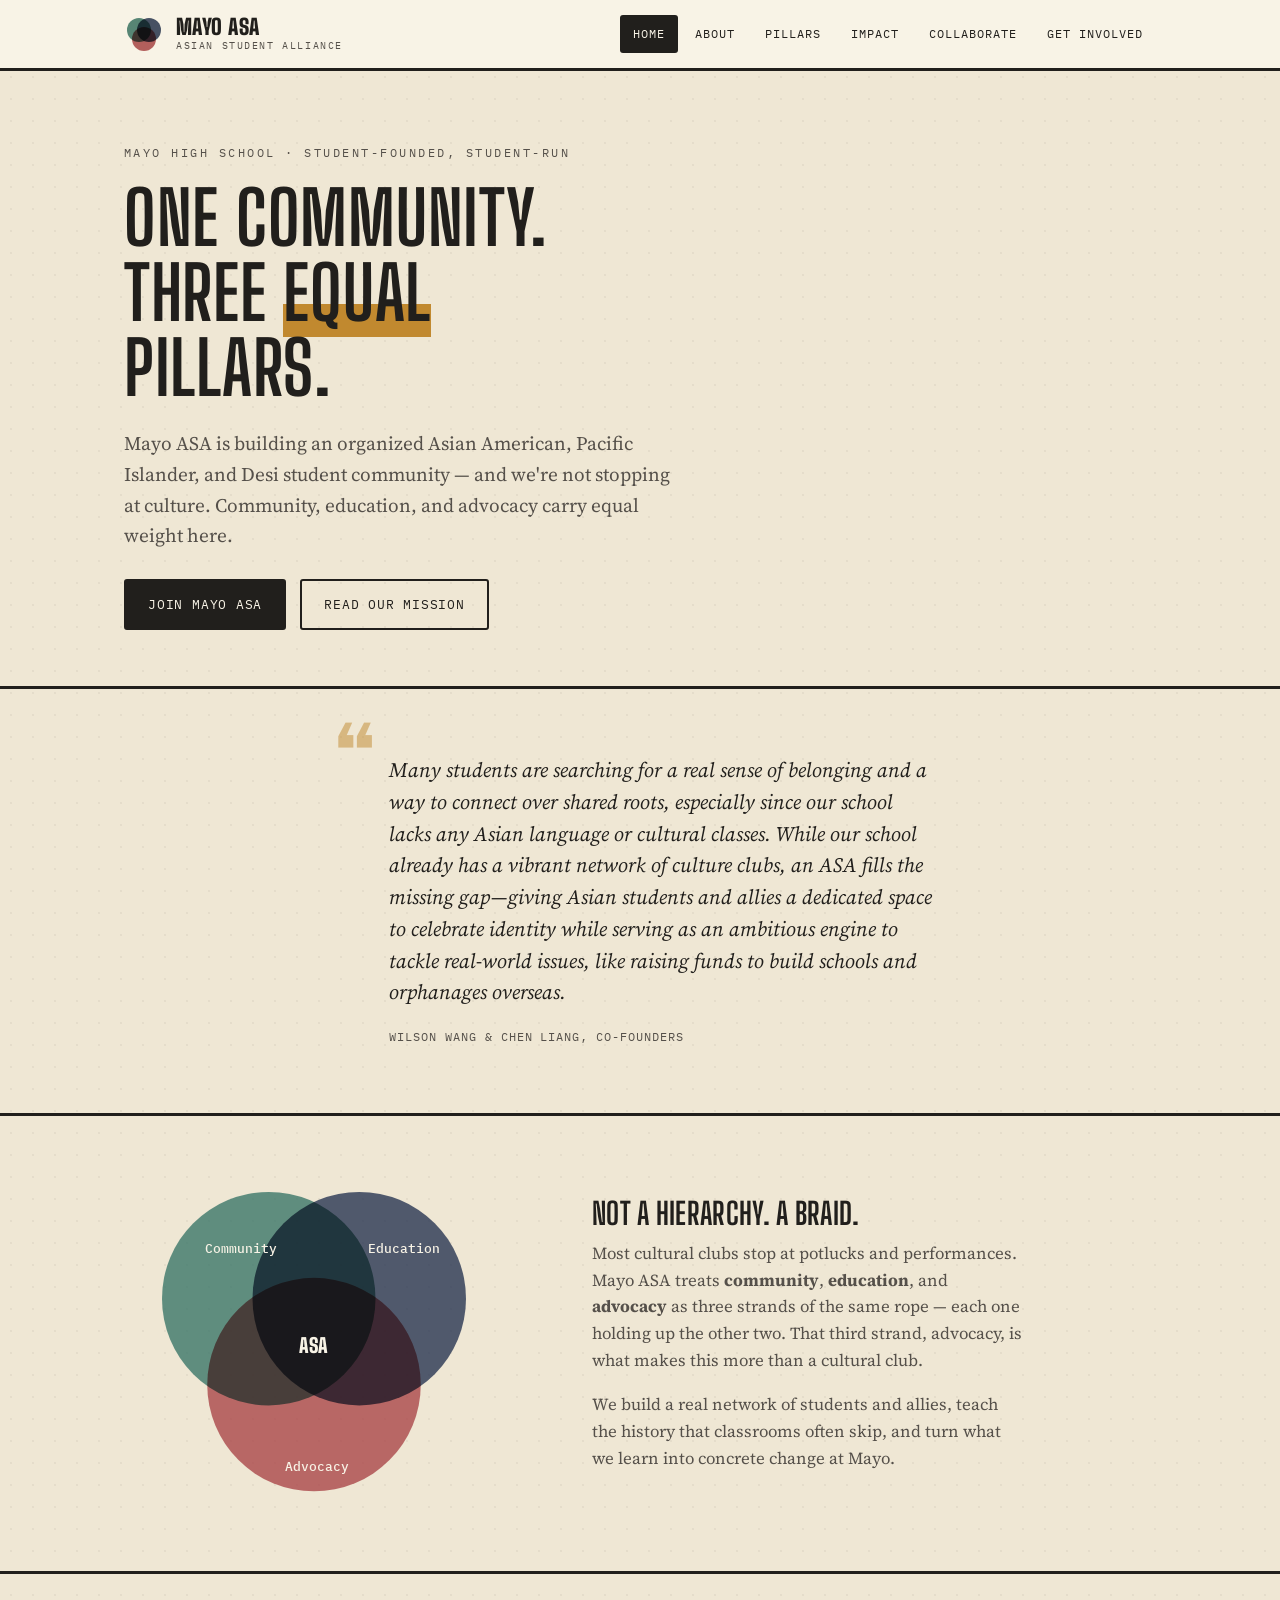
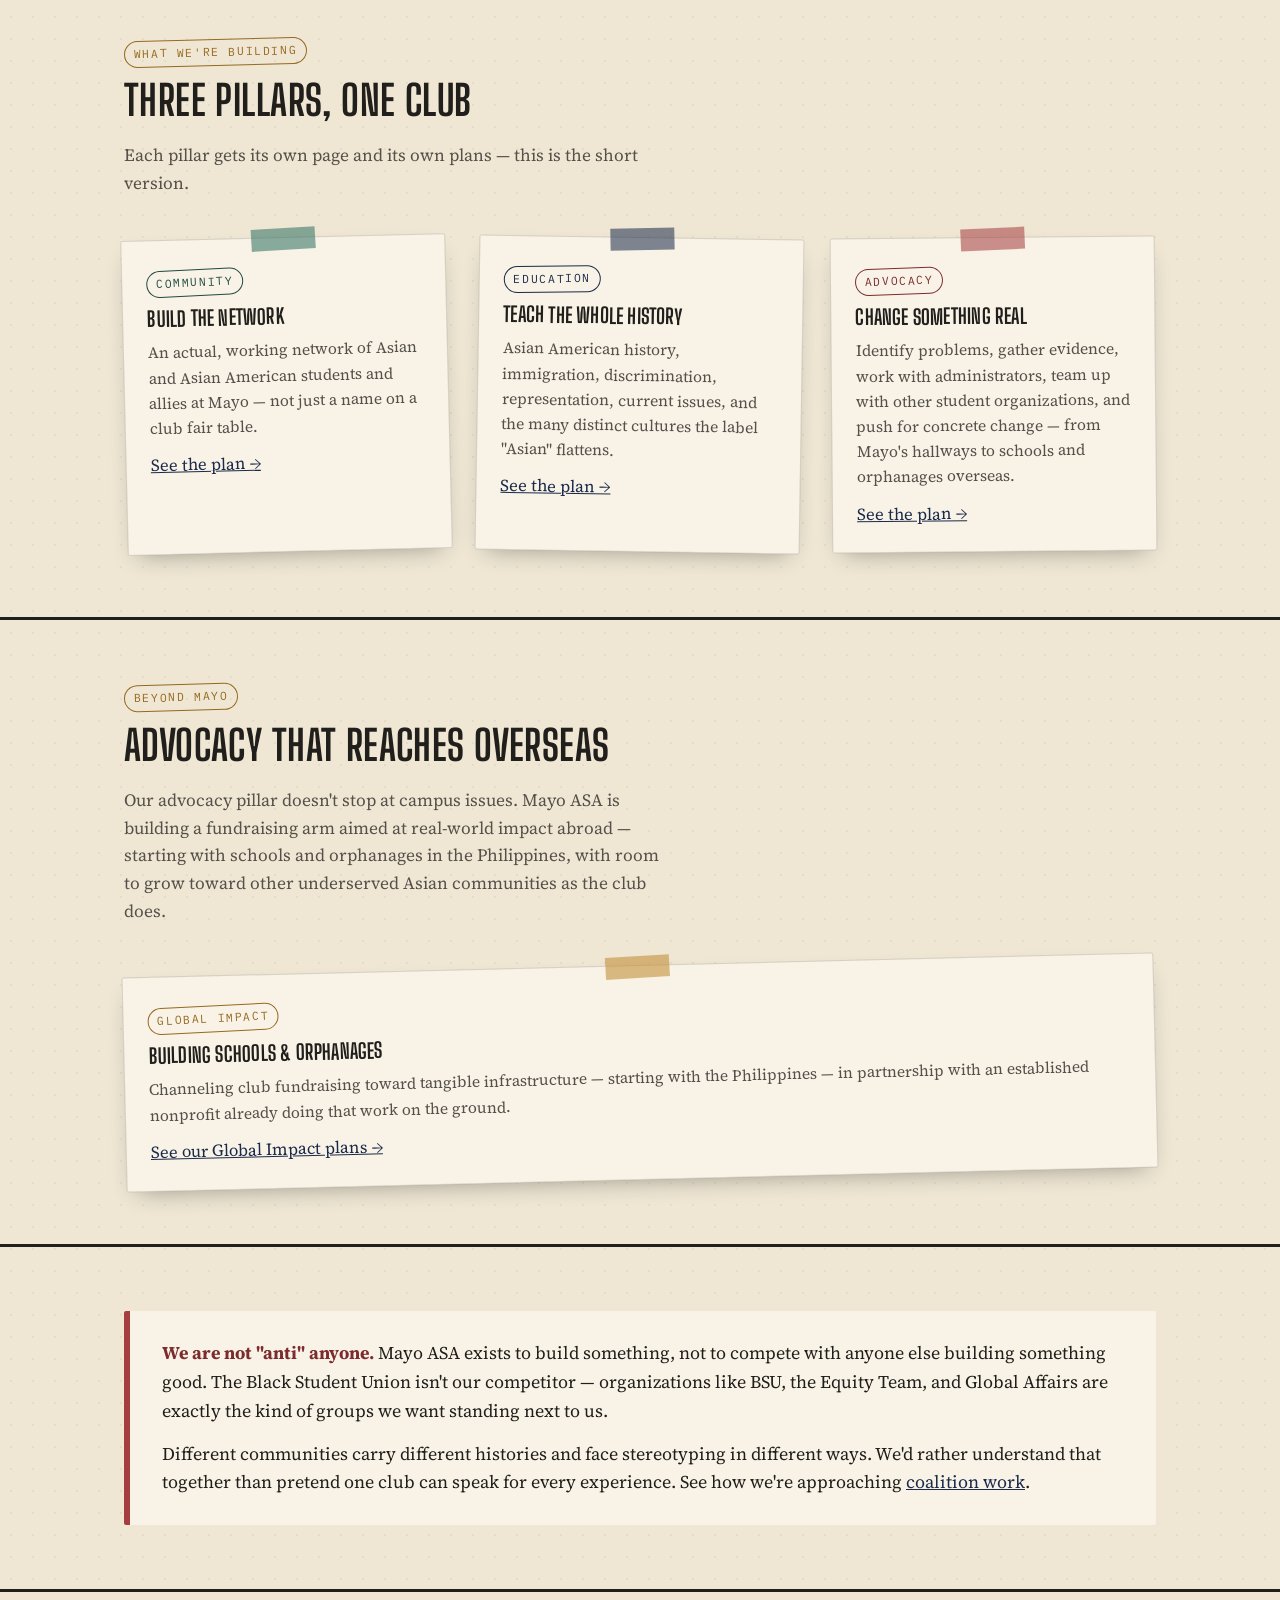
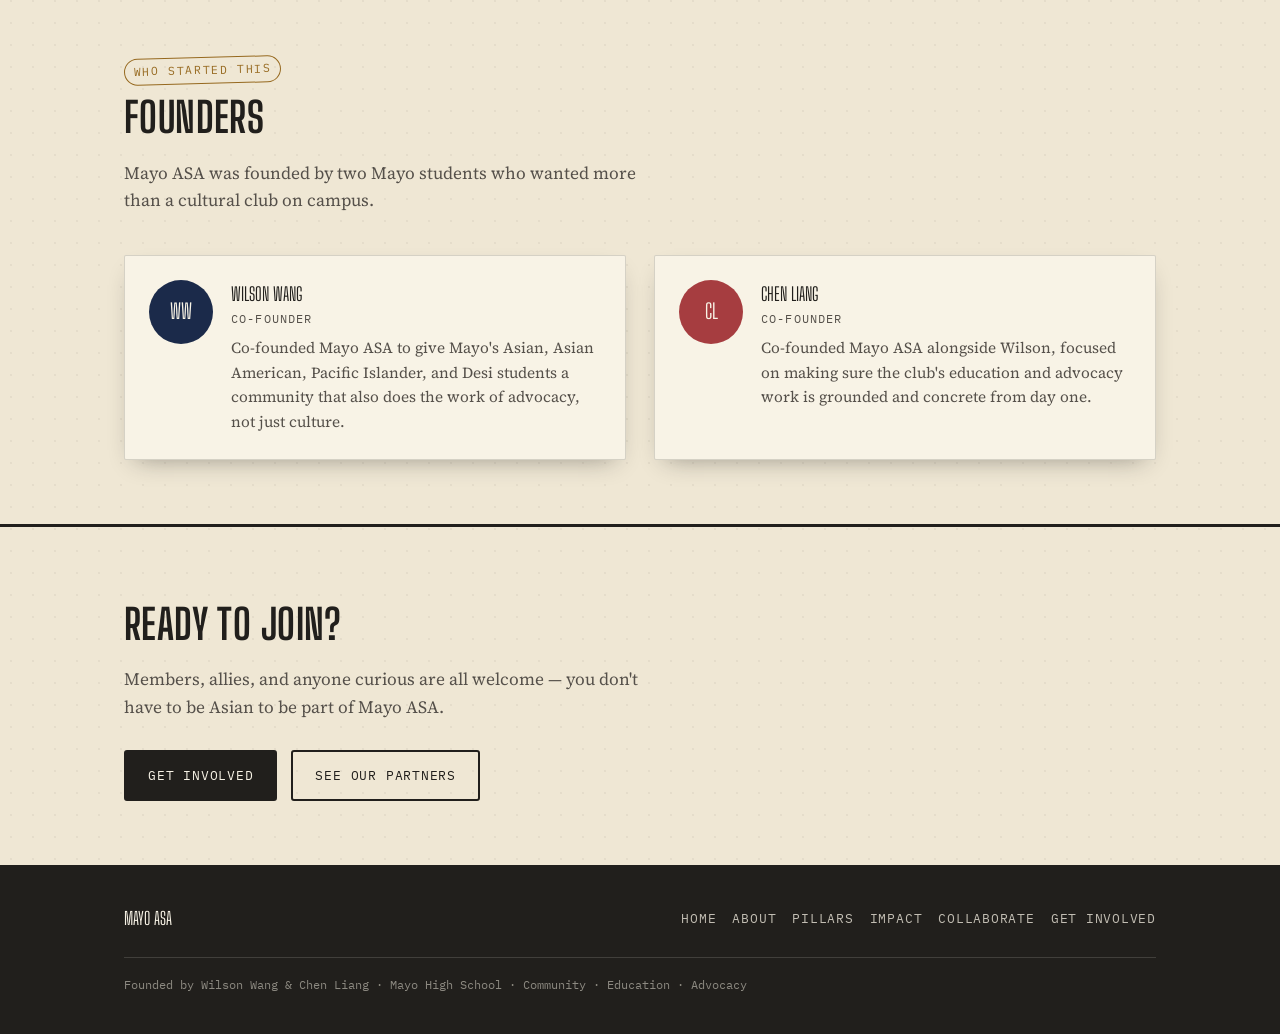
<file: index.html>
<!DOCTYPE html>
<html lang="en">
<head>
<meta charset="UTF-8">
<meta name="viewport" content="width=device-width, initial-scale=1.0">
<title>Mayo ASA — Asian Student Alliance at Mayo High School</title>
<meta name="description" content="Mayo ASA is a student-run organization building community, education, and advocacy for Asian American, Pacific Islander, and Desi students — and their allies — at Mayo High School.">
<link rel="preconnect" href="https://fonts.googleapis.com">
<link rel="preconnect" href="https://fonts.gstatic.com" crossorigin>
<link href="https://fonts.googleapis.com/css2?family=Big+Shoulders+Display:wght@600;700;900&family=Source+Serif+4:ital,wght@0,400;0,600;1,400&family=IBM+Plex+Mono:wght@400;500&display=swap" rel="stylesheet">
<link rel="stylesheet" href="style.css">
</head>
<body>

<header class="masthead">
  <div class="masthead-bar">
    <a class="brand" href="index.html">
      <svg class="brand-mark" viewBox="0 0 40 40" aria-hidden="true">
        <circle cx="15" cy="16" r="12" class="circle-jade" fill-opacity="0.8" style="mix-blend-mode:multiply"/>
        <circle cx="25" cy="16" r="12" class="circle-navy" fill-opacity="0.8" style="mix-blend-mode:multiply"/>
        <circle cx="20" cy="25" r="12" class="circle-brick" fill-opacity="0.8" style="mix-blend-mode:multiply"/>
      </svg>
      <span class="brand-text">
        <span class="brand-name">Mayo ASA</span>
        <span class="brand-sub">Asian Student Alliance</span>
      </span>
    </a>
    <button class="nav-toggle" aria-label="Toggle navigation" aria-expanded="false">
      <span></span>
    </button>
    <nav class="site-nav" aria-label="Primary">
      <ul>
        <li><a href="index.html" aria-current="page">Home</a></li>
        <li><a href="about.html">About</a></li>
        <li><a href="pillars.html">Pillars</a></li>
        <li><a href="impact.html">Impact</a></li>
        <li><a href="collaborate.html">Collaborate</a></li>
        <li><a href="get-involved.html">Get Involved</a></li>
      </ul>
    </nav>
  </div>
</header>

<main>

  <section class="hero">
    <div class="wrap">
      <p class="hero-kicker">Mayo High School · Student-Founded, Student-Run</p>
      <h1>One community.<br>Three <em>equal</em> pillars.</h1>
      <p class="hero-lede">Mayo ASA is building an organized Asian American, Pacific Islander, and Desi student community — and we're not stopping at culture. Community, education, and advocacy carry equal weight here.</p>
      <div class="hero-actions">
        <a class="btn btn-primary" href="get-involved.html">Join Mayo ASA</a>
        <a class="btn btn-ghost" href="about.html">Read our mission</a>
      </div>
    </div>
  </section>

  <section class="quote-section reveal">
    <div class="wrap">
      <blockquote class="pull-quote">
        <p>Many students are searching for a real sense of belonging and a way to connect over shared roots, especially since our school lacks any Asian language or cultural classes. While our school already has a vibrant network of culture clubs, an ASA fills the missing gap&mdash;giving Asian students and allies a dedicated space to celebrate identity while serving as an ambitious engine to tackle real-world issues, like raising funds to build schools and orphanages overseas.</p>
        <cite class="pull-quote-cite">Wilson Wang &amp; Chen Liang, Co-Founders</cite>
      </blockquote>
    </div>
  </section>

  <section class="rings-section reveal">
    <div class="wrap rings-grid">
      <svg viewBox="0 0 420 380" role="img" aria-labelledby="ringsTitle ringsDesc" style="max-width:380px;">
        <title id="ringsTitle">Three overlapping rings: Community, Education, and Advocacy</title>
        <desc id="ringsDesc">The three pillars overlap equally, with Mayo ASA at the shared center.</desc>
        <circle cx="160" cy="140" r="118" class="circle-jade" fill-opacity="0.75" style="mix-blend-mode:multiply"/>
        <circle cx="260" cy="140" r="118" class="circle-navy" fill-opacity="0.75" style="mix-blend-mode:multiply"/>
        <circle cx="210" cy="235" r="118" class="circle-brick" fill-opacity="0.75" style="mix-blend-mode:multiply"/>
        <text x="90" y="90" class="ring-label ring-text-paper">Community</text>
        <text x="270" y="90" class="ring-label ring-text-paper">Education</text>
        <text x="178" y="330" class="ring-label ring-text-paper">Advocacy</text>
        <text x="210" y="200" text-anchor="middle" class="ring-center ring-text-paper" font-size="22">ASA</text>
      </svg>
      <div class="rings-caption">
        <h2>Not a hierarchy. A braid.</h2>
        <p>Most cultural clubs stop at potlucks and performances. Mayo ASA treats <strong>community</strong>, <strong>education</strong>, and <strong>advocacy</strong> as three strands of the same rope — each one holding up the other two. That third strand, advocacy, is what makes this more than a cultural club.</p>
        <p>We build a real network of students and allies, teach the history that classrooms often skip, and turn what we learn into concrete change at Mayo.</p>
      </div>
    </div>
  </section>

  <section class="section reveal">
    <div class="wrap">
      <div class="section-head">
        <span class="stamp stamp--gold">What we're building</span>
        <h2>Three pillars, one club</h2>
        <p>Each pillar gets its own page and its own plans — this is the short version.</p>
      </div>
      <div class="pin-grid">
        <article class="pin-card pin-card--community">
          <span class="stamp stamp--community">Community</span>
          <h3>Build the network</h3>
          <p>An actual, working network of Asian and Asian American students and allies at Mayo — not just a name on a club fair table.</p>
          <a href="pillars.html#community">See the plan →</a>
        </article>
        <article class="pin-card pin-card--education">
          <span class="stamp stamp--education">Education</span>
          <h3>Teach the whole history</h3>
          <p>Asian American history, immigration, discrimination, representation, current issues, and the many distinct cultures the label "Asian" flattens.</p>
          <a href="pillars.html#education">See the plan →</a>
        </article>
        <article class="pin-card pin-card--advocacy">
          <span class="stamp stamp--advocacy">Advocacy</span>
          <h3>Change something real</h3>
          <p>Identify problems, gather evidence, work with administrators, team up with other student organizations, and push for concrete change — from Mayo's hallways to schools and orphanages overseas.</p>
          <a href="pillars.html#advocacy">See the plan →</a>
        </article>
      </div>
    </div>
  </section>

  <section class="section reveal">
    <div class="wrap">
      <div class="section-head">
        <span class="stamp stamp--global">Beyond Mayo</span>
        <h2>Advocacy that reaches overseas</h2>
        <p>Our advocacy pillar doesn't stop at campus issues. Mayo ASA is building a fundraising arm aimed at real-world impact abroad — starting with schools and orphanages in the Philippines, with room to grow toward other underserved Asian communities as the club does.</p>
      </div>
      <div class="pin-grid">
        <article class="pin-card pin-card--global">
          <span class="stamp stamp--global">Global Impact</span>
          <h3>Building schools &amp; orphanages</h3>
          <p>Channeling club fundraising toward tangible infrastructure — starting with the Philippines — in partnership with an established nonprofit already doing that work on the ground.</p>
          <a href="impact.html">See our Global Impact plans →</a>
        </article>
      </div>
    </div>
  </section>

  <section class="section reveal">
    <div class="wrap">
      <div class="callout">
        <p><strong>We are not "anti" anyone.</strong> Mayo ASA exists to build something, not to compete with anyone else building something good. The Black Student Union isn't our competitor — organizations like BSU, the Equity Team, and Global Affairs are exactly the kind of groups we want standing next to us.</p>
        <p>Different communities carry different histories and face stereotyping in different ways. We'd rather understand that together than pretend one club can speak for every experience. See how we're approaching <a href="collaborate.html">coalition work</a>.</p>
      </div>
    </div>
  </section>

  <section class="section reveal">
    <div class="wrap">
      <div class="section-head">
        <span class="stamp stamp--gold">Who started this</span>
        <h2>Founders</h2>
        <p>Mayo ASA was founded by two Mayo students who wanted more than a cultural club on campus.</p>
      </div>
      <div class="founders-grid">
        <div class="founder-card">
          <span class="founder-avatar" aria-hidden="true">WW</span>
          <div>
            <span class="founder-name">Wilson Wang</span>
            <span class="founder-role">Co-Founder</span>
            <p>Co-founded Mayo ASA to give Mayo's Asian, Asian American, Pacific Islander, and Desi students a community that also does the work of advocacy, not just culture.</p>
          </div>
        </div>
        <div class="founder-card">
          <span class="founder-avatar" aria-hidden="true">CL</span>
          <div>
            <span class="founder-name">Chen Liang</span>
            <span class="founder-role">Co-Founder</span>
            <p>Co-founded Mayo ASA alongside Wilson, focused on making sure the club's education and advocacy work is grounded and concrete from day one.</p>
          </div>
        </div>
      </div>
    </div>
  </section>

  <section class="section reveal" style="border-bottom:none;">
    <div class="wrap">
      <div class="section-head" style="margin-bottom:24px;">
        <h2>Ready to join?</h2>
        <p>Members, allies, and anyone curious are all welcome — you don't have to be Asian to be part of Mayo ASA.</p>
      </div>
      <div class="hero-actions">
        <a class="btn btn-primary" href="get-involved.html">Get involved</a>
        <a class="btn btn-ghost" href="collaborate.html">See our partners</a>
      </div>
    </div>
  </section>

</main>

<footer class="site-footer">
  <div class="wrap">
    <div class="footer-grid">
      <span class="footer-brand">Mayo ASA</span>
      <nav class="footer-nav" aria-label="Footer">
        <ul>
          <li><a href="index.html">Home</a></li>
          <li><a href="about.html">About</a></li>
          <li><a href="pillars.html">Pillars</a></li>
          <li><a href="impact.html">Impact</a></li>
          <li><a href="collaborate.html">Collaborate</a></li>
          <li><a href="get-involved.html">Get Involved</a></li>
        </ul>
      </nav>
    </div>
    <p class="footer-fine">Founded by Wilson Wang &amp; Chen Liang · Mayo High School · Community · Education · Advocacy</p>
  </div>
</footer>

<script src="script.js"></script>
</body>
</html>
</file>
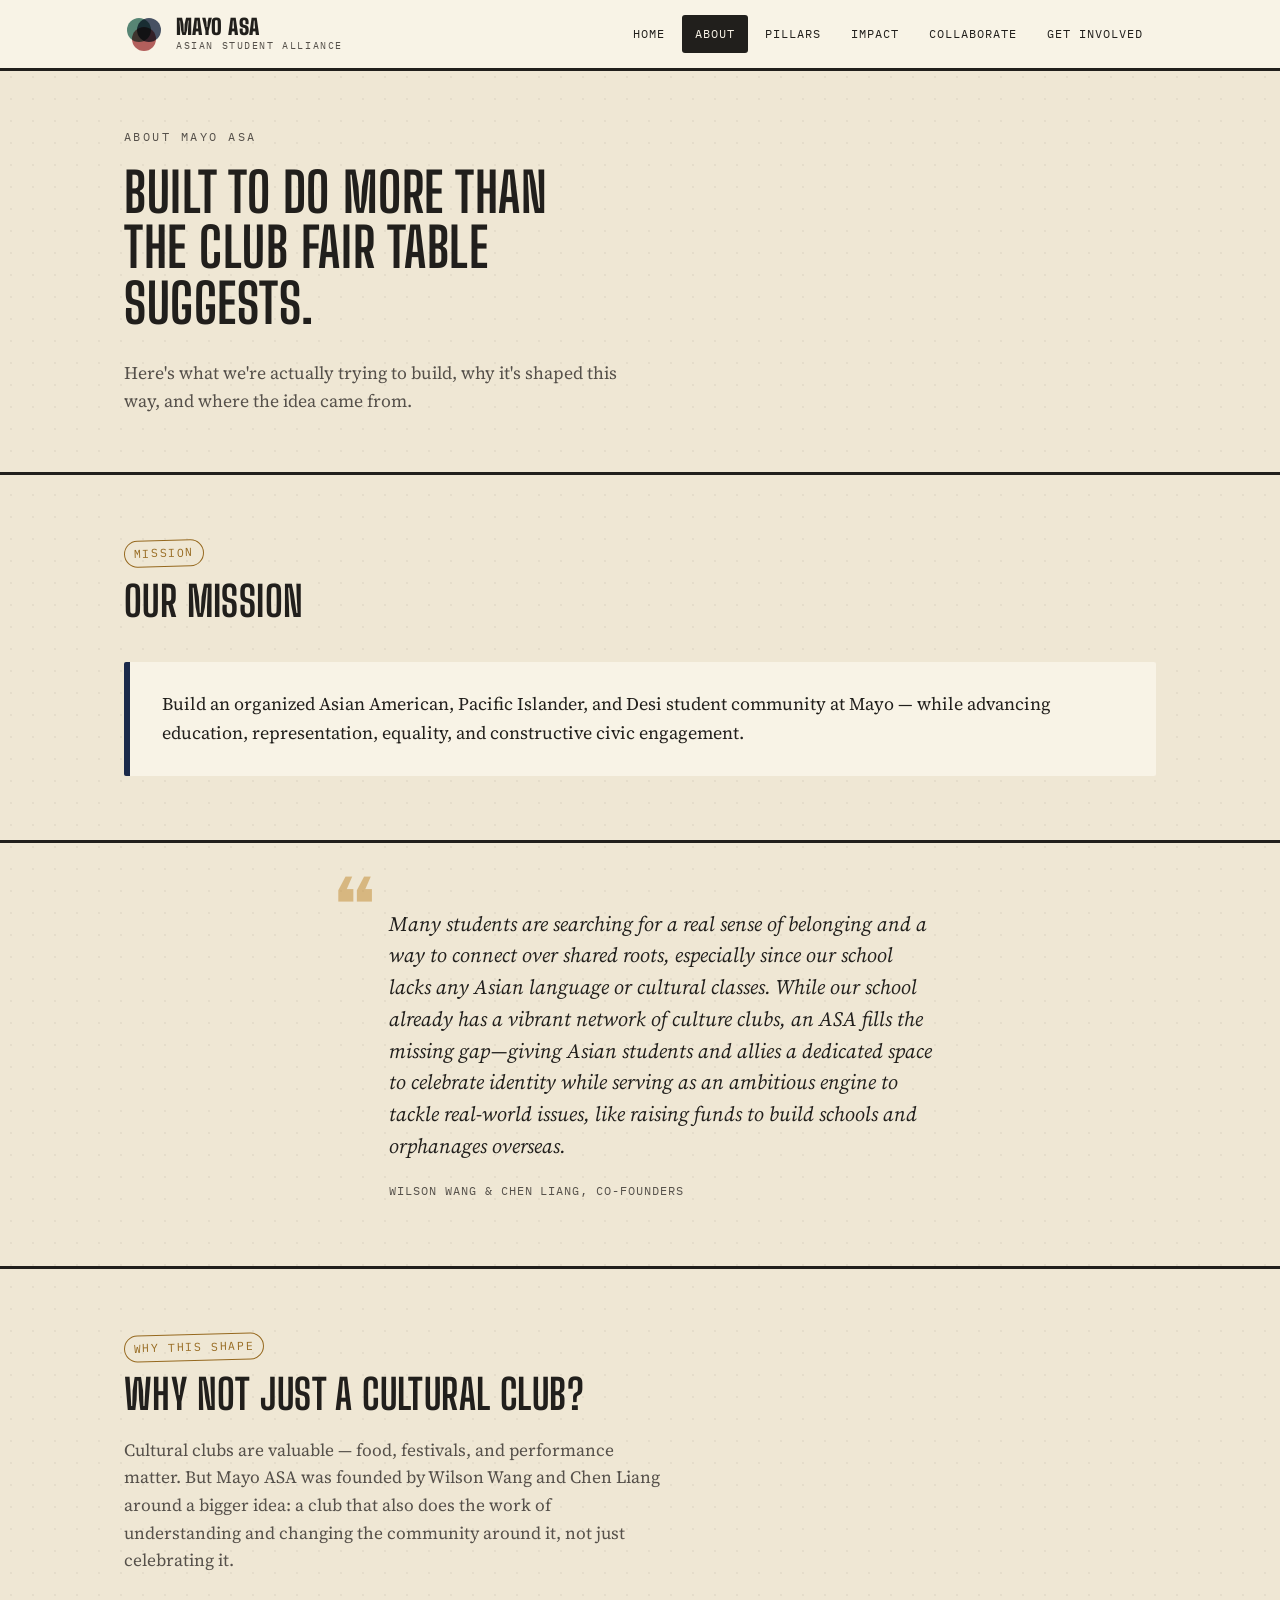
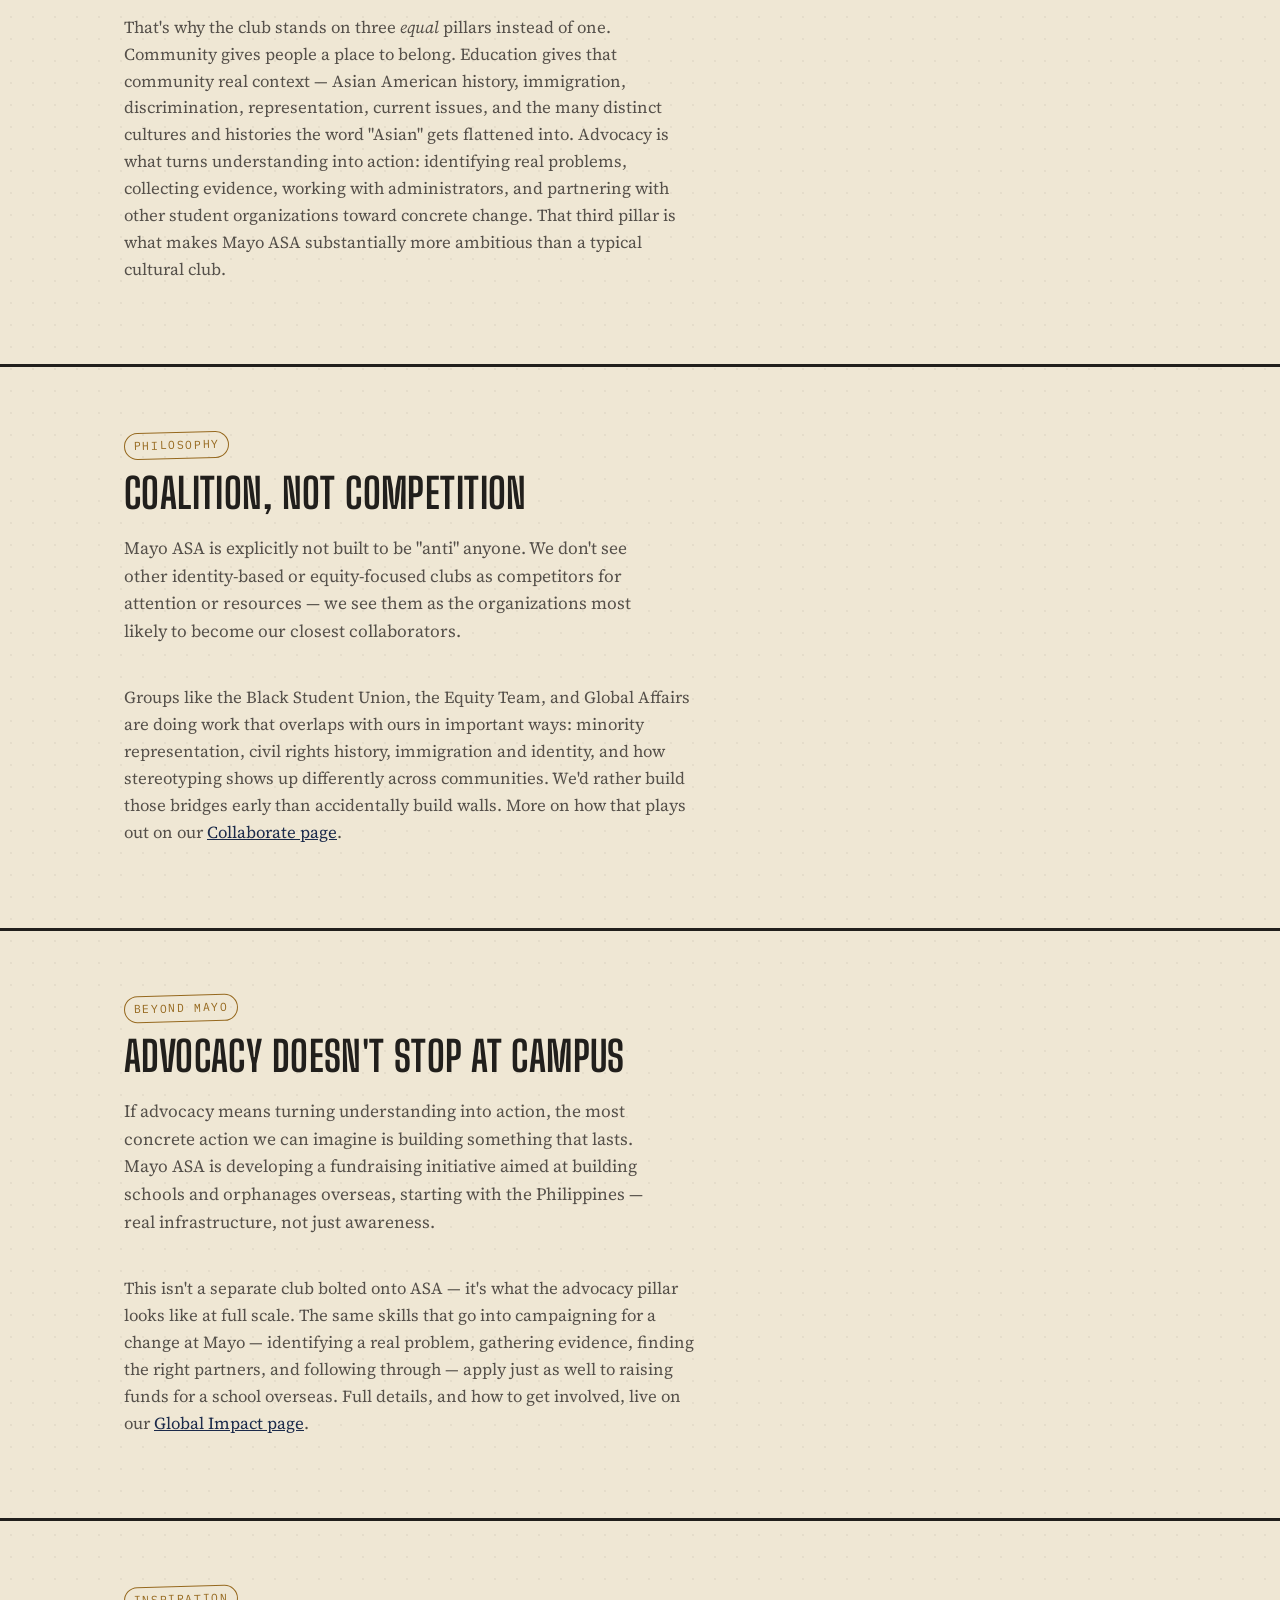
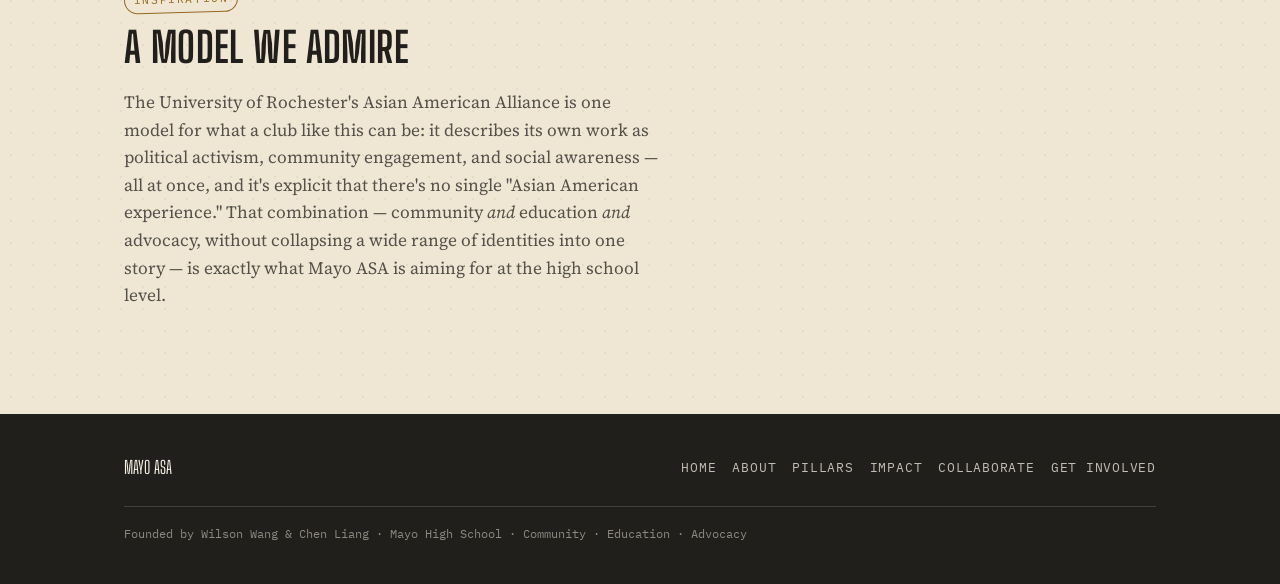
<file: about.html>
<!DOCTYPE html>
<html lang="en">
<head>
<meta charset="UTF-8">
<meta name="viewport" content="width=device-width, initial-scale=1.0">
<title>About — Mayo ASA</title>
<meta name="description" content="Mayo ASA's mission, founding story, and philosophy — and why it's built to be more than a cultural club.">
<link rel="preconnect" href="https://fonts.googleapis.com">
<link rel="preconnect" href="https://fonts.gstatic.com" crossorigin>
<link href="https://fonts.googleapis.com/css2?family=Big+Shoulders+Display:wght@600;700;900&family=Source+Serif+4:ital,wght@0,400;0,600;1,400&family=IBM+Plex+Mono:wght@400;500&display=swap" rel="stylesheet">
<link rel="stylesheet" href="style.css">
</head>
<body>

<header class="masthead">
  <div class="masthead-bar">
    <a class="brand" href="index.html">
      <svg class="brand-mark" viewBox="0 0 40 40" aria-hidden="true">
        <circle cx="15" cy="16" r="12" class="circle-jade" fill-opacity="0.8" style="mix-blend-mode:multiply"/>
        <circle cx="25" cy="16" r="12" class="circle-navy" fill-opacity="0.8" style="mix-blend-mode:multiply"/>
        <circle cx="20" cy="25" r="12" class="circle-brick" fill-opacity="0.8" style="mix-blend-mode:multiply"/>
      </svg>
      <span class="brand-text">
        <span class="brand-name">Mayo ASA</span>
        <span class="brand-sub">Asian Student Alliance</span>
      </span>
    </a>
    <button class="nav-toggle" aria-label="Toggle navigation" aria-expanded="false">
      <span></span>
    </button>
    <nav class="site-nav" aria-label="Primary">
      <ul>
        <li><a href="index.html">Home</a></li>
        <li><a href="about.html" aria-current="page">About</a></li>
        <li><a href="pillars.html">Pillars</a></li>
        <li><a href="impact.html">Impact</a></li>
        <li><a href="collaborate.html">Collaborate</a></li>
        <li><a href="get-involved.html">Get Involved</a></li>
      </ul>
    </nav>
  </div>
</header>

<main>

  <section class="page-hero">
    <div class="wrap">
      <p class="hero-kicker">About Mayo ASA</p>
      <h1>Built to do more than the club fair table suggests.</h1>
      <p class="hero-lede">Here's what we're actually trying to build, why it's shaped this way, and where the idea came from.</p>
    </div>
  </section>

  <section class="section reveal">
    <div class="wrap">
      <div class="section-head">
        <span class="stamp stamp--gold">Mission</span>
        <h2>Our mission</h2>
      </div>
      <div class="callout" style="border-color:var(--navy);">
        <p>Build an organized Asian American, Pacific Islander, and Desi student community at Mayo — while advancing education, representation, equality, and constructive civic engagement.</p>
      </div>
    </div>
  </section>

  <section class="quote-section reveal">
    <div class="wrap">
      <blockquote class="pull-quote">
        <p>Many students are searching for a real sense of belonging and a way to connect over shared roots, especially since our school lacks any Asian language or cultural classes. While our school already has a vibrant network of culture clubs, an ASA fills the missing gap&mdash;giving Asian students and allies a dedicated space to celebrate identity while serving as an ambitious engine to tackle real-world issues, like raising funds to build schools and orphanages overseas.</p>
        <cite class="pull-quote-cite">Wilson Wang &amp; Chen Liang, Co-Founders</cite>
      </blockquote>
    </div>
  </section>

  <section class="section reveal">
    <div class="wrap">
      <div class="section-head">
        <span class="stamp stamp--gold">Why this shape</span>
        <h2>Why not just a cultural club?</h2>
        <p>Cultural clubs are valuable — food, festivals, and performance matter. But Mayo ASA was founded by Wilson Wang and Chen Liang around a bigger idea: a club that also does the work of understanding and changing the community around it, not just celebrating it.</p>
      </div>
      <p style="max-width:64ch; color:var(--ink-soft);">That's why the club stands on three <em style="font-style:italic;">equal</em> pillars instead of one. Community gives people a place to belong. Education gives that community real context — Asian American history, immigration, discrimination, representation, current issues, and the many distinct cultures and histories the word "Asian" gets flattened into. Advocacy is what turns understanding into action: identifying real problems, collecting evidence, working with administrators, and partnering with other student organizations toward concrete change. That third pillar is what makes Mayo ASA substantially more ambitious than a typical cultural club.</p>
    </div>
  </section>

  <section class="section reveal">
    <div class="wrap">
      <div class="section-head">
        <span class="stamp stamp--gold">Philosophy</span>
        <h2>Coalition, not competition</h2>
        <p>Mayo ASA is explicitly not built to be "anti" anyone. We don't see other identity-based or equity-focused clubs as competitors for attention or resources — we see them as the organizations most likely to become our closest collaborators.</p>
      </div>
      <p style="max-width:64ch; color:var(--ink-soft);">Groups like the Black Student Union, the Equity Team, and Global Affairs are doing work that overlaps with ours in important ways: minority representation, civil rights history, immigration and identity, and how stereotyping shows up differently across communities. We'd rather build those bridges early than accidentally build walls. More on how that plays out on our <a href="collaborate.html">Collaborate page</a>.</p>
    </div>
  </section>

  <section class="section reveal">
    <div class="wrap">
      <div class="section-head">
        <span class="stamp stamp--global">Beyond Mayo</span>
        <h2>Advocacy doesn't stop at campus</h2>
        <p>If advocacy means turning understanding into action, the most concrete action we can imagine is building something that lasts. Mayo ASA is developing a fundraising initiative aimed at building schools and orphanages overseas, starting with the Philippines — real infrastructure, not just awareness.</p>
      </div>
      <p style="max-width:64ch; color:var(--ink-soft);">This isn't a separate club bolted onto ASA — it's what the advocacy pillar looks like at full scale. The same skills that go into campaigning for a change at Mayo — identifying a real problem, gathering evidence, finding the right partners, and following through — apply just as well to raising funds for a school overseas. Full details, and how to get involved, live on our <a href="impact.html">Global Impact page</a>.</p>
    </div>
  </section>

  <section class="section reveal" style="border-bottom:none;">
    <div class="wrap">
      <div class="section-head">
        <span class="stamp stamp--gold">Inspiration</span>
        <h2>A model we admire</h2>
        <p>The University of Rochester's Asian American Alliance is one model for what a club like this can be: it describes its own work as political activism, community engagement, and social awareness — all at once, and it's explicit that there's no single "Asian American experience." That combination — community <em style="font-style:italic;">and</em> education <em style="font-style:italic;">and</em> advocacy, without collapsing a wide range of identities into one story — is exactly what Mayo ASA is aiming for at the high school level.</p>
      </div>
    </div>
  </section>

</main>

<footer class="site-footer">
  <div class="wrap">
    <div class="footer-grid">
      <span class="footer-brand">Mayo ASA</span>
      <nav class="footer-nav" aria-label="Footer">
        <ul>
          <li><a href="index.html">Home</a></li>
          <li><a href="about.html">About</a></li>
          <li><a href="pillars.html">Pillars</a></li>
          <li><a href="impact.html">Impact</a></li>
          <li><a href="collaborate.html">Collaborate</a></li>
          <li><a href="get-involved.html">Get Involved</a></li>
        </ul>
      </nav>
    </div>
    <p class="footer-fine">Founded by Wilson Wang &amp; Chen Liang · Mayo High School · Community · Education · Advocacy</p>
  </div>
</footer>

<script src="script.js"></script>
</body>
</html>
</file>
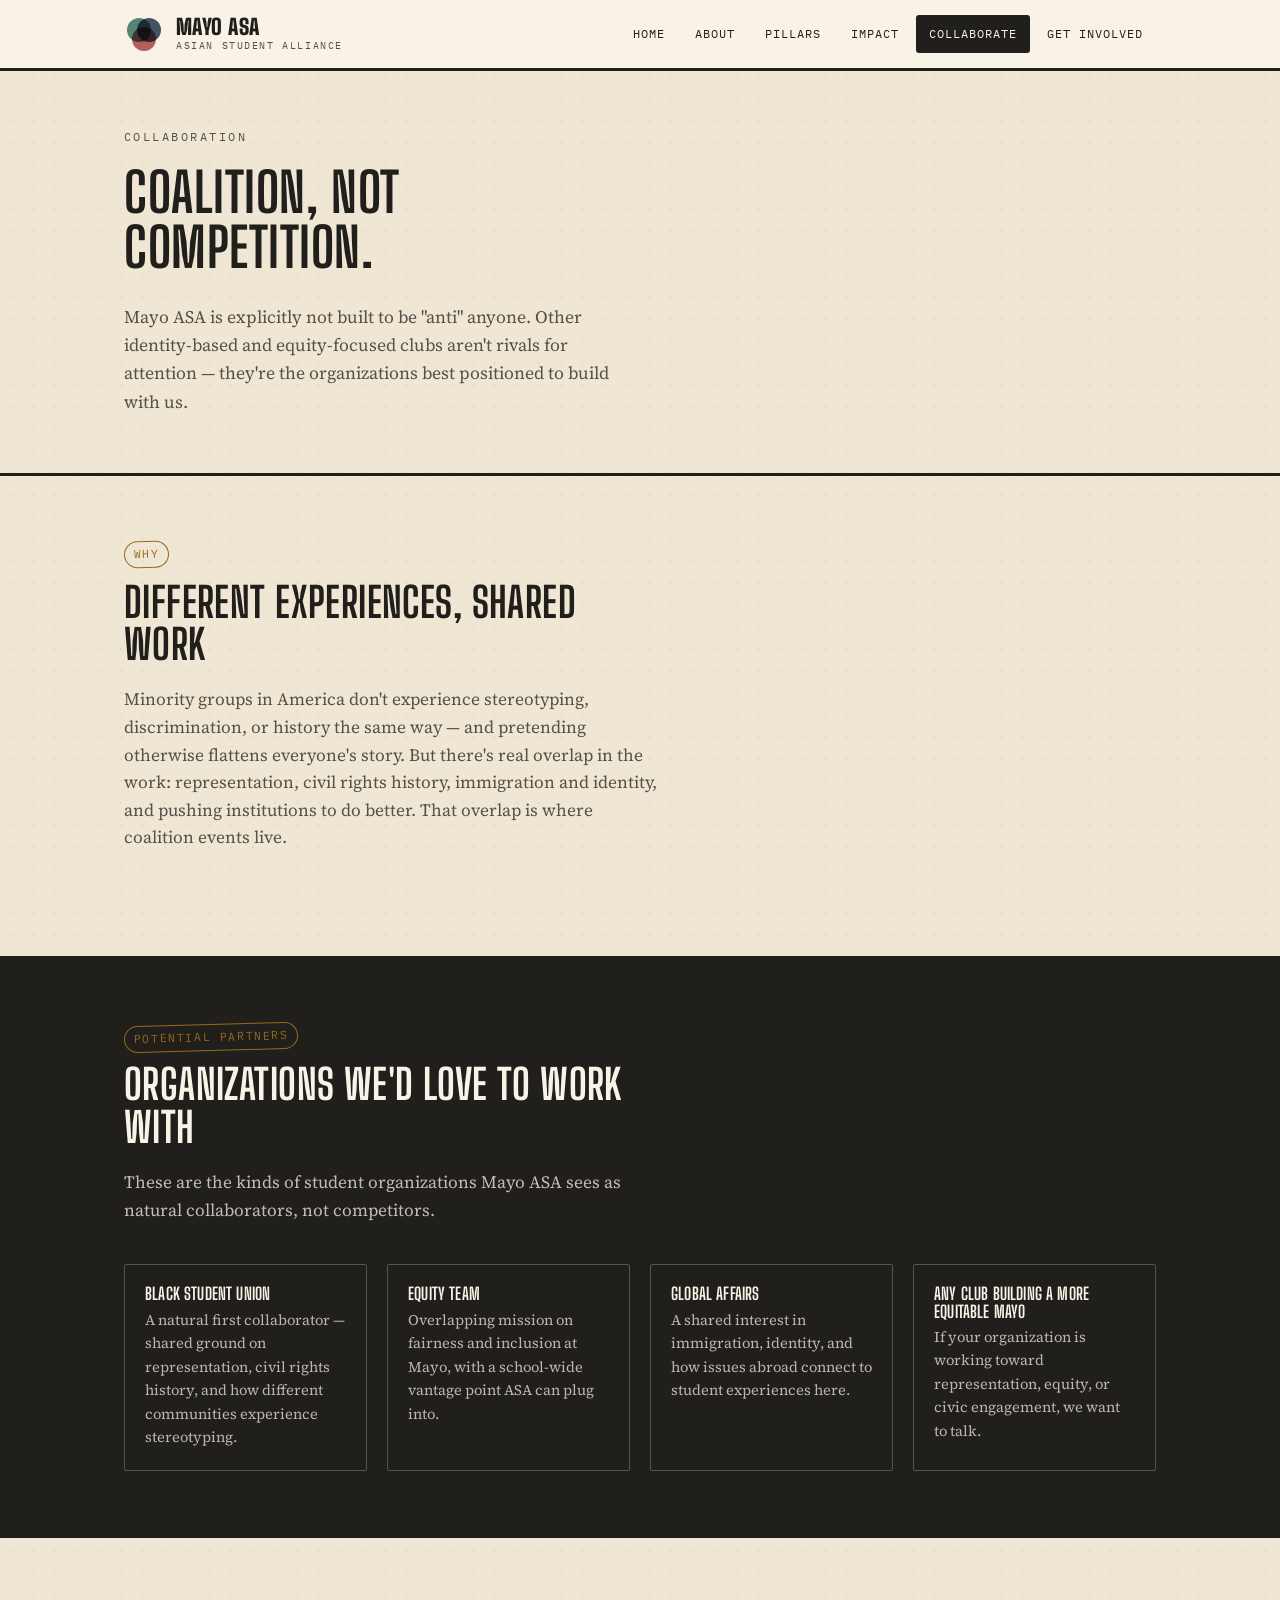
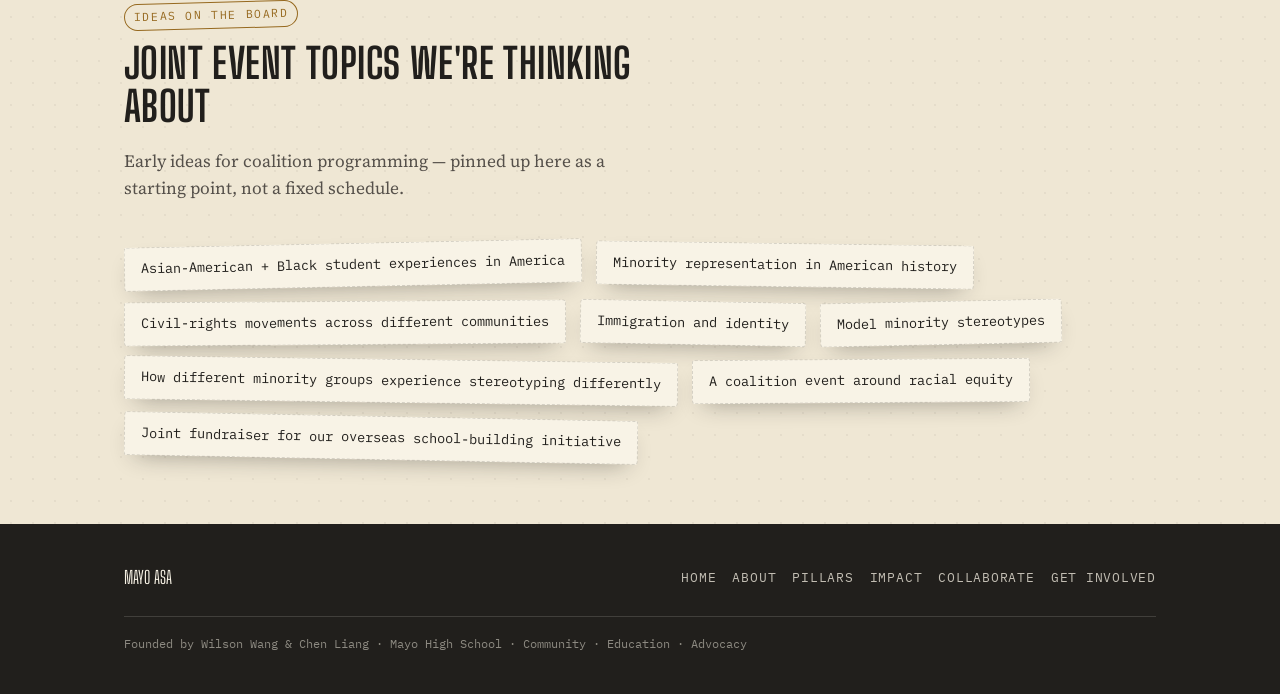
<file: collaborate.html>
<!DOCTYPE html>
<html lang="en">
<head>
<meta charset="UTF-8">
<meta name="viewport" content="width=device-width, initial-scale=1.0">
<title>Collaborate — Mayo ASA</title>
<meta name="description" content="Mayo ASA's coalition philosophy — why we build with other student organizations instead of around them.">
<link rel="preconnect" href="https://fonts.googleapis.com">
<link rel="preconnect" href="https://fonts.gstatic.com" crossorigin>
<link href="https://fonts.googleapis.com/css2?family=Big+Shoulders+Display:wght@600;700;900&family=Source+Serif+4:ital,wght@0,400;0,600;1,400&family=IBM+Plex+Mono:wght@400;500&display=swap" rel="stylesheet">
<link rel="stylesheet" href="style.css">
</head>
<body>

<header class="masthead">
  <div class="masthead-bar">
    <a class="brand" href="index.html">
      <svg class="brand-mark" viewBox="0 0 40 40" aria-hidden="true">
        <circle cx="15" cy="16" r="12" class="circle-jade" fill-opacity="0.8" style="mix-blend-mode:multiply"/>
        <circle cx="25" cy="16" r="12" class="circle-navy" fill-opacity="0.8" style="mix-blend-mode:multiply"/>
        <circle cx="20" cy="25" r="12" class="circle-brick" fill-opacity="0.8" style="mix-blend-mode:multiply"/>
      </svg>
      <span class="brand-text">
        <span class="brand-name">Mayo ASA</span>
        <span class="brand-sub">Asian Student Alliance</span>
      </span>
    </a>
    <button class="nav-toggle" aria-label="Toggle navigation" aria-expanded="false">
      <span></span>
    </button>
    <nav class="site-nav" aria-label="Primary">
      <ul>
        <li><a href="index.html">Home</a></li>
        <li><a href="about.html">About</a></li>
        <li><a href="pillars.html">Pillars</a></li>
        <li><a href="impact.html">Impact</a></li>
        <li><a href="collaborate.html" aria-current="page">Collaborate</a></li>
        <li><a href="get-involved.html">Get Involved</a></li>
      </ul>
    </nav>
  </div>
</header>

<main>

  <section class="page-hero">
    <div class="wrap">
      <p class="hero-kicker">Collaboration</p>
      <h1>Coalition, not competition.</h1>
      <p class="hero-lede">Mayo ASA is explicitly not built to be "anti" anyone. Other identity-based and equity-focused clubs aren't rivals for attention — they're the organizations best positioned to build with us.</p>
    </div>
  </section>

  <section class="section reveal">
    <div class="wrap">
      <div class="section-head">
        <span class="stamp stamp--gold">Why</span>
        <h2>Different experiences, shared work</h2>
        <p>Minority groups in America don't experience stereotyping, discrimination, or history the same way — and pretending otherwise flattens everyone's story. But there's real overlap in the work: representation, civil rights history, immigration and identity, and pushing institutions to do better. That overlap is where coalition events live.</p>
      </div>
    </div>
  </section>

  <section class="section section--dark reveal">
    <div class="wrap">
      <div class="section-head">
        <span class="stamp stamp--gold">Potential partners</span>
        <h2 style="color:var(--paper-light);">Organizations we'd love to work with</h2>
        <p>These are the kinds of student organizations Mayo ASA sees as natural collaborators, not competitors.</p>
      </div>
      <div class="partner-grid">
        <div class="partner-card">
          <h3>Black Student Union</h3>
          <p>A natural first collaborator — shared ground on representation, civil rights history, and how different communities experience stereotyping.</p>
        </div>
        <div class="partner-card">
          <h3>Equity Team</h3>
          <p>Overlapping mission on fairness and inclusion at Mayo, with a school-wide vantage point ASA can plug into.</p>
        </div>
        <div class="partner-card">
          <h3>Global Affairs</h3>
          <p>A shared interest in immigration, identity, and how issues abroad connect to student experiences here.</p>
        </div>
        <div class="partner-card">
          <h3>Any club building a more equitable Mayo</h3>
          <p>If your organization is working toward representation, equity, or civic engagement, we want to talk.</p>
        </div>
      </div>
    </div>
  </section>

  <section class="section reveal" style="border-bottom:none;">
    <div class="wrap">
      <div class="section-head">
        <span class="stamp stamp--gold">Ideas on the board</span>
        <h2>Joint event topics we're thinking about</h2>
        <p>Early ideas for coalition programming — pinned up here as a starting point, not a fixed schedule.</p>
      </div>
      <div class="tag-board">
        <span class="tag-pin">Asian-American + Black student experiences in America</span>
        <span class="tag-pin">Minority representation in American history</span>
        <span class="tag-pin">Civil-rights movements across different communities</span>
        <span class="tag-pin">Immigration and identity</span>
        <span class="tag-pin">Model minority stereotypes</span>
        <span class="tag-pin">How different minority groups experience stereotyping differently</span>
        <span class="tag-pin">A coalition event around racial equity</span>
        <span class="tag-pin">Joint fundraiser for our overseas school-building initiative</span>
      </div>
    </div>
  </section>

</main>

<footer class="site-footer">
  <div class="wrap">
    <div class="footer-grid">
      <span class="footer-brand">Mayo ASA</span>
      <nav class="footer-nav" aria-label="Footer">
        <ul>
          <li><a href="index.html">Home</a></li>
          <li><a href="about.html">About</a></li>
          <li><a href="pillars.html">Pillars</a></li>
          <li><a href="impact.html">Impact</a></li>
          <li><a href="collaborate.html">Collaborate</a></li>
          <li><a href="get-involved.html">Get Involved</a></li>
        </ul>
      </nav>
    </div>
    <p class="footer-fine">Founded by Wilson Wang &amp; Chen Liang · Mayo High School · Community · Education · Advocacy</p>
  </div>
</footer>

<script src="script.js"></script>
</body>
</html>
</file>
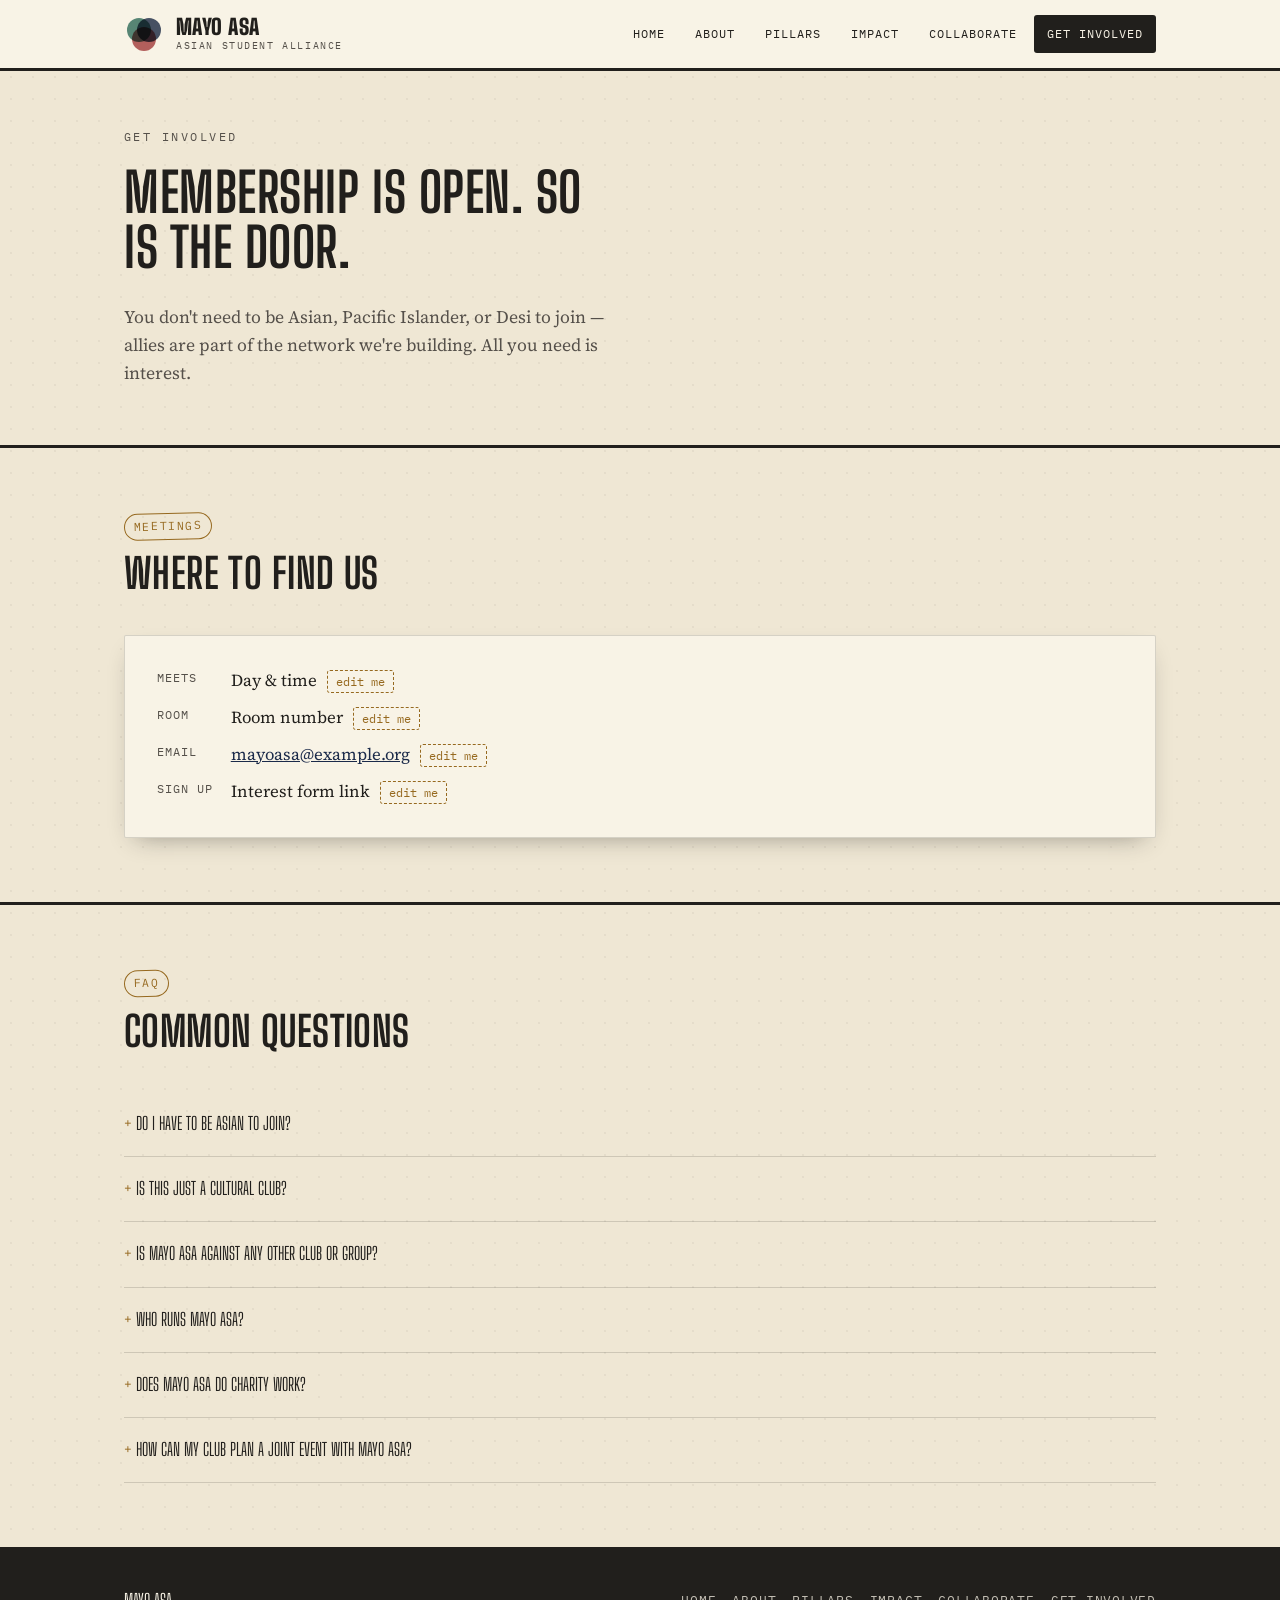
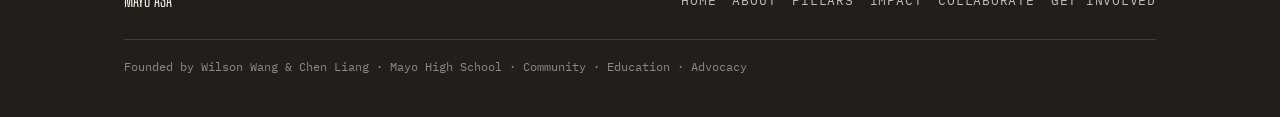
<file: get-involved.html>
<!DOCTYPE html>
<html lang="en">
<head>
<meta charset="UTF-8">
<meta name="viewport" content="width=device-width, initial-scale=1.0">
<title>Get Involved — Mayo ASA</title>
<meta name="description" content="How to join Mayo ASA — meetings, contact info, and frequently asked questions.">
<link rel="preconnect" href="https://fonts.googleapis.com">
<link rel="preconnect" href="https://fonts.gstatic.com" crossorigin>
<link href="https://fonts.googleapis.com/css2?family=Big+Shoulders+Display:wght@600;700;900&family=Source+Serif+4:ital,wght@0,400;0,600;1,400&family=IBM+Plex+Mono:wght@400;500&display=swap" rel="stylesheet">
<link rel="stylesheet" href="style.css">
</head>
<body>

<header class="masthead">
  <div class="masthead-bar">
    <a class="brand" href="index.html">
      <svg class="brand-mark" viewBox="0 0 40 40" aria-hidden="true">
        <circle cx="15" cy="16" r="12" class="circle-jade" fill-opacity="0.8" style="mix-blend-mode:multiply"/>
        <circle cx="25" cy="16" r="12" class="circle-navy" fill-opacity="0.8" style="mix-blend-mode:multiply"/>
        <circle cx="20" cy="25" r="12" class="circle-brick" fill-opacity="0.8" style="mix-blend-mode:multiply"/>
      </svg>
      <span class="brand-text">
        <span class="brand-name">Mayo ASA</span>
        <span class="brand-sub">Asian Student Alliance</span>
      </span>
    </a>
    <button class="nav-toggle" aria-label="Toggle navigation" aria-expanded="false">
      <span></span>
    </button>
    <nav class="site-nav" aria-label="Primary">
      <ul>
        <li><a href="index.html">Home</a></li>
        <li><a href="about.html">About</a></li>
        <li><a href="pillars.html">Pillars</a></li>
        <li><a href="impact.html">Impact</a></li>
        <li><a href="collaborate.html">Collaborate</a></li>
        <li><a href="get-involved.html" aria-current="page">Get Involved</a></li>
      </ul>
    </nav>
  </div>
</header>

<main>

  <section class="page-hero">
    <div class="wrap">
      <p class="hero-kicker">Get Involved</p>
      <h1>Membership is open. So is the door.</h1>
      <p class="hero-lede">You don't need to be Asian, Pacific Islander, or Desi to join — allies are part of the network we're building. All you need is interest.</p>
    </div>
  </section>

  <section class="section reveal">
    <div class="wrap">
      <div class="section-head">
        <span class="stamp stamp--gold">Meetings</span>
        <h2>Where to find us</h2>
      </div>
      <div class="contact-card">
        <dl>
          <dt>Meets</dt>
          <dd>Day &amp; time <span class="editnote">edit me</span></dd>
          <dt>Room</dt>
          <dd>Room number <span class="editnote">edit me</span></dd>
          <dt>Email</dt>
          <dd><a href="mailto:mayoasa@example.org">mayoasa@example.org</a> <span class="editnote">edit me</span></dd>
          <dt>Sign up</dt>
          <dd>Interest form link <span class="editnote">edit me</span></dd>
        </dl>
      </div>
    </div>
  </section>

  <section class="section reveal" style="border-bottom:none;">
    <div class="wrap">
      <div class="section-head">
        <span class="stamp stamp--gold">FAQ</span>
        <h2>Common questions</h2>
      </div>

      <details class="faq-item">
        <summary>Do I have to be Asian to join?</summary>
        <p>No. Mayo ASA is a community for Asian American, Pacific Islander, and Desi students, and for the allies who want to learn, build, and advocate alongside them.</p>
      </details>

      <details class="faq-item">
        <summary>Is this just a cultural club?</summary>
        <p>No — culture is part of the community pillar, but education and advocacy carry equal weight. Expect discussions on history and current issues, and real work on problems at Mayo, not just social events.</p>
      </details>

      <details class="faq-item">
        <summary>Is Mayo ASA against any other club or group?</summary>
        <p>No. Mayo ASA is built to collaborate, not compete — see our <a href="collaborate.html">Collaborate page</a> for the organizations we're hoping to work with.</p>
      </details>

      <details class="faq-item">
        <summary>Who runs Mayo ASA?</summary>
        <p>The club was founded by Wilson Wang and Chen Liang. See the <a href="about.html">About page</a> for more on the mission behind it.</p>
      </details>

      <details class="faq-item">
        <summary>Does Mayo ASA do charity work?</summary>
        <p>Yes — alongside campus advocacy, we're building a fundraising initiative to help build schools and orphanages overseas, starting with the Philippines. See the <a href="impact.html">Global Impact page</a> for the plan and how to help.</p>
      </details>

      <details class="faq-item">
        <summary>How can my club plan a joint event with Mayo ASA?</summary>
        <p>Reach out using the contact info above — we're actively looking for coalition partners and already have a running list of event ideas on the <a href="collaborate.html">Collaborate page</a>.</p>
      </details>
    </div>
  </section>

</main>

<footer class="site-footer">
  <div class="wrap">
    <div class="footer-grid">
      <span class="footer-brand">Mayo ASA</span>
      <nav class="footer-nav" aria-label="Footer">
        <ul>
          <li><a href="index.html">Home</a></li>
          <li><a href="about.html">About</a></li>
          <li><a href="pillars.html">Pillars</a></li>
          <li><a href="impact.html">Impact</a></li>
          <li><a href="collaborate.html">Collaborate</a></li>
          <li><a href="get-involved.html">Get Involved</a></li>
        </ul>
      </nav>
    </div>
    <p class="footer-fine">Founded by Wilson Wang &amp; Chen Liang · Mayo High School · Community · Education · Advocacy</p>
  </div>
</footer>

<script src="script.js"></script>
</body>
</html>
</file>
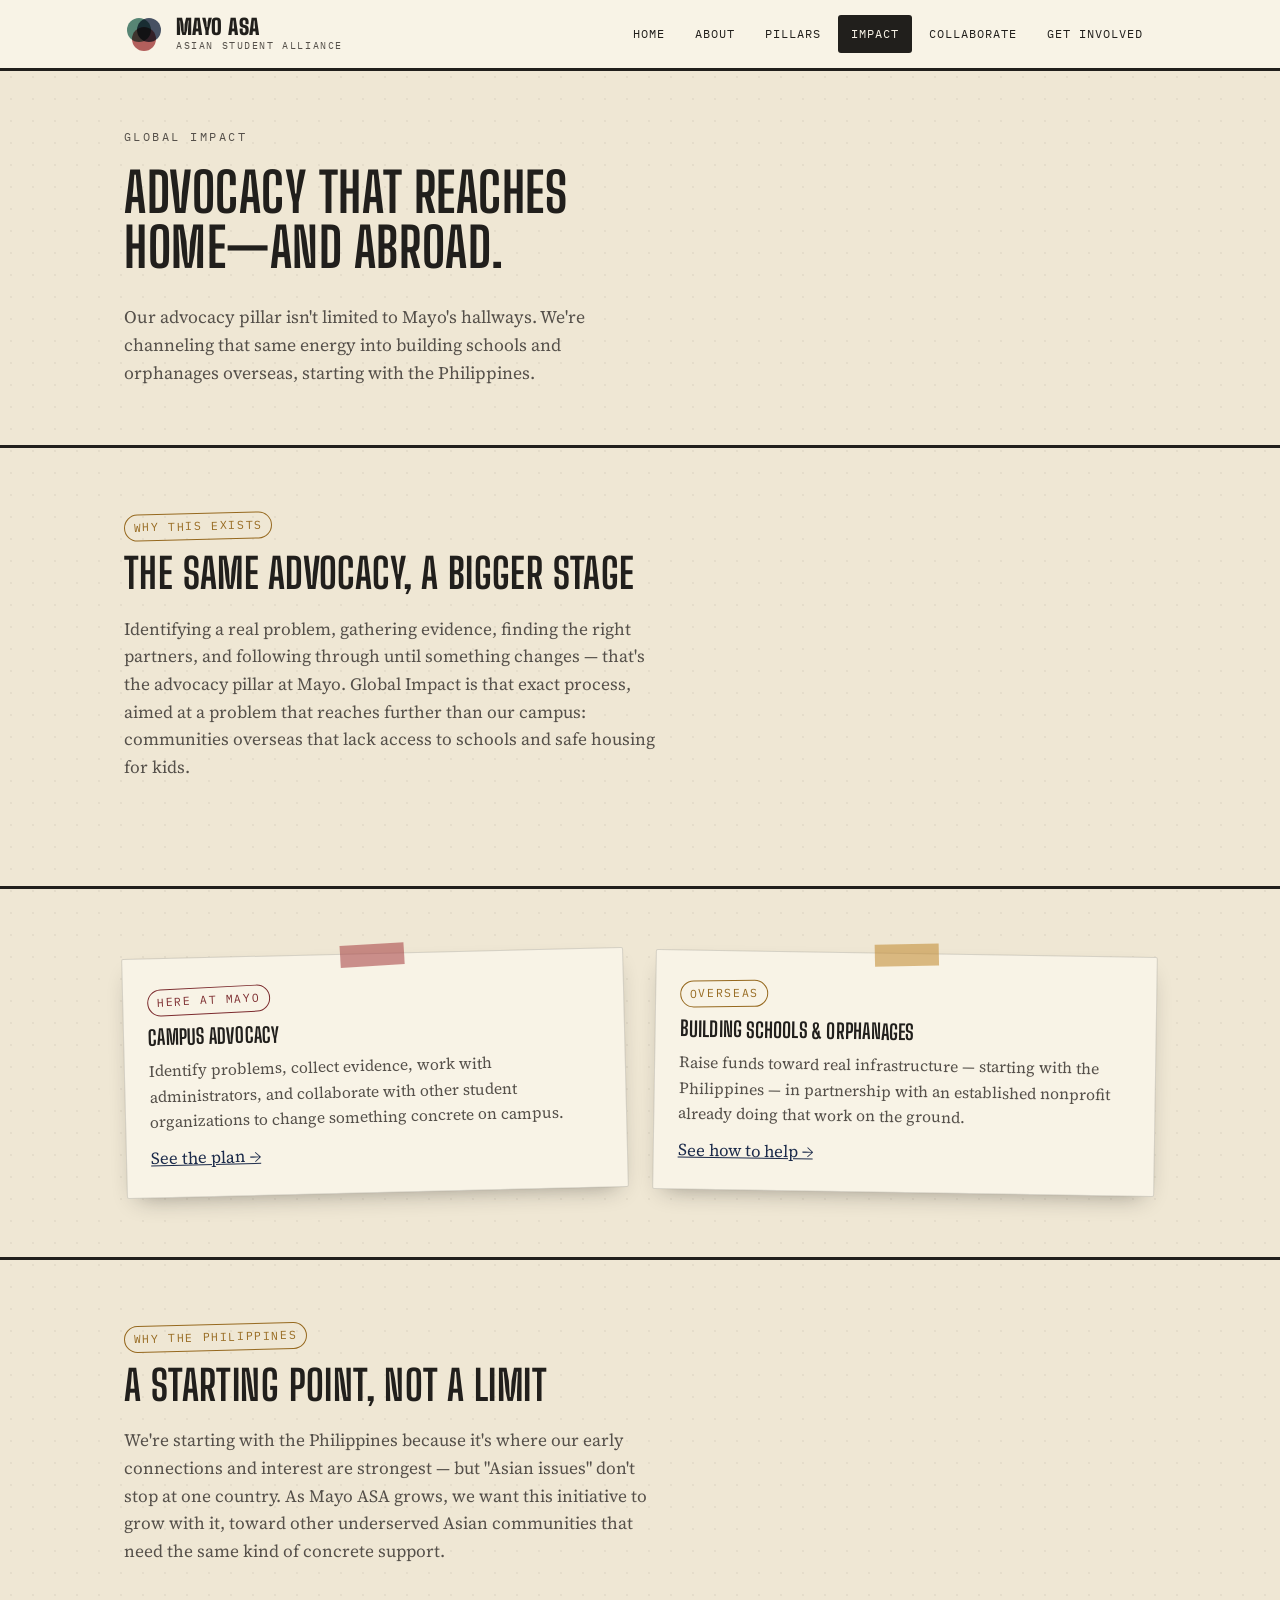
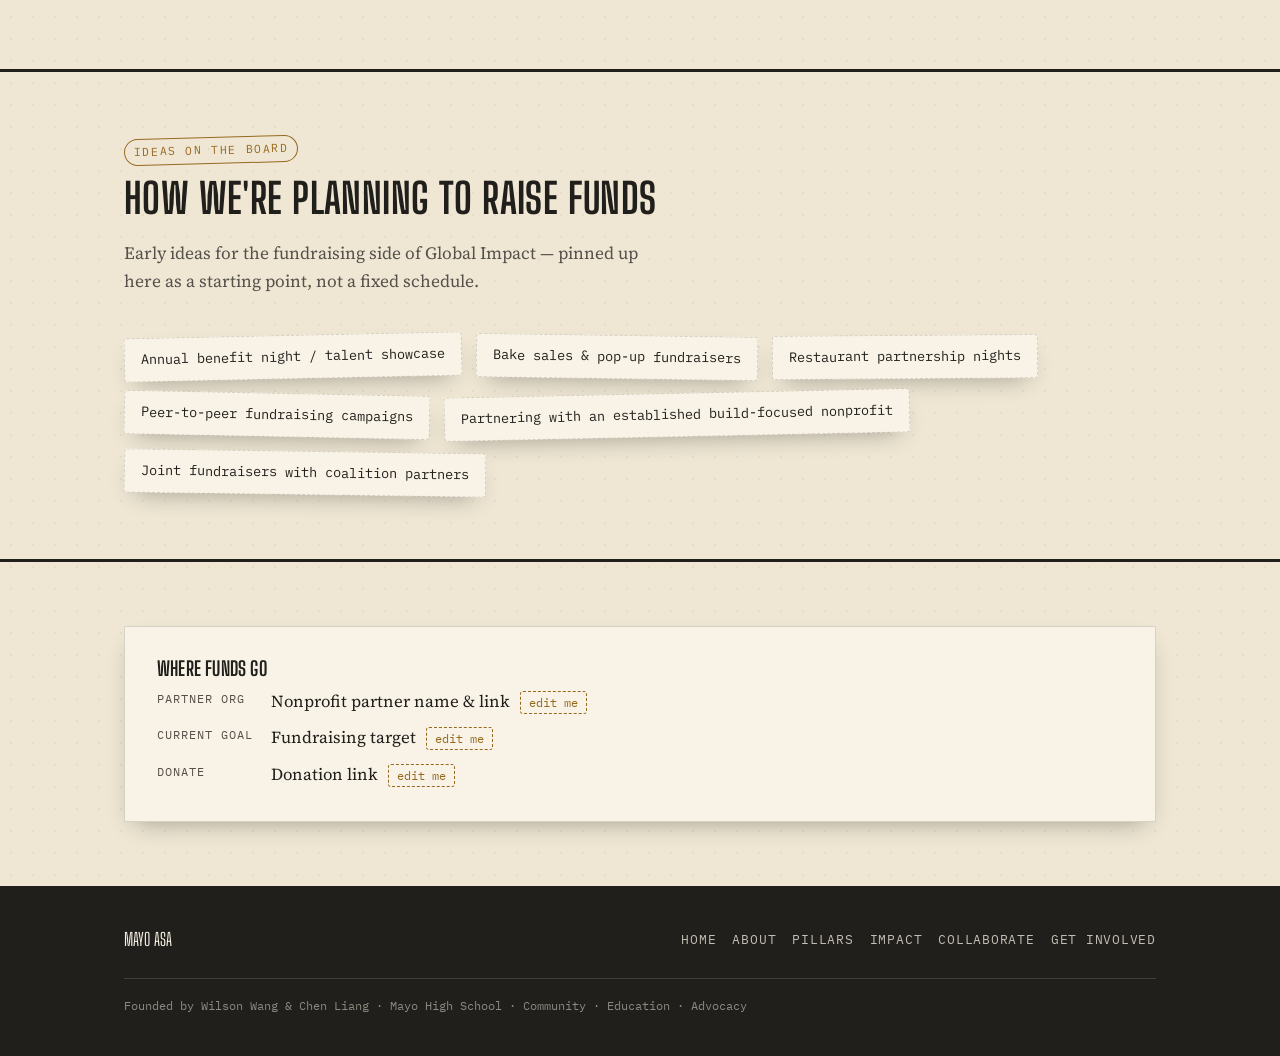
<file: impact.html>
<!DOCTYPE html>
<html lang="en">
<head>
<meta charset="UTF-8">
<meta name="viewport" content="width=device-width, initial-scale=1.0">
<title>Global Impact — Mayo ASA</title>
<meta name="description" content="Mayo ASA's Global Impact initiative — fundraising to build schools and orphanages overseas, starting with the Philippines.">
<link rel="preconnect" href="https://fonts.googleapis.com">
<link rel="preconnect" href="https://fonts.gstatic.com" crossorigin>
<link href="https://fonts.googleapis.com/css2?family=Big+Shoulders+Display:wght@600;700;900&family=Source+Serif+4:ital,wght@0,400;0,600;1,400&family=IBM+Plex+Mono:wght@400;500&display=swap" rel="stylesheet">
<link rel="stylesheet" href="style.css">
</head>
<body>

<header class="masthead">
  <div class="masthead-bar">
    <a class="brand" href="index.html">
      <svg class="brand-mark" viewBox="0 0 40 40" aria-hidden="true">
        <circle cx="15" cy="16" r="12" class="circle-jade" fill-opacity="0.8" style="mix-blend-mode:multiply"/>
        <circle cx="25" cy="16" r="12" class="circle-navy" fill-opacity="0.8" style="mix-blend-mode:multiply"/>
        <circle cx="20" cy="25" r="12" class="circle-brick" fill-opacity="0.8" style="mix-blend-mode:multiply"/>
      </svg>
      <span class="brand-text">
        <span class="brand-name">Mayo ASA</span>
        <span class="brand-sub">Asian Student Alliance</span>
      </span>
    </a>
    <button class="nav-toggle" aria-label="Toggle navigation" aria-expanded="false">
      <span></span>
    </button>
    <nav class="site-nav" aria-label="Primary">
      <ul>
        <li><a href="index.html">Home</a></li>
        <li><a href="about.html">About</a></li>
        <li><a href="pillars.html">Pillars</a></li>
        <li><a href="impact.html" aria-current="page">Impact</a></li>
        <li><a href="collaborate.html">Collaborate</a></li>
        <li><a href="get-involved.html">Get Involved</a></li>
      </ul>
    </nav>
  </div>
</header>

<main>

  <section class="page-hero">
    <div class="wrap">
      <p class="hero-kicker">Global Impact</p>
      <h1>Advocacy that reaches home&mdash;and abroad.</h1>
      <p class="hero-lede">Our advocacy pillar isn't limited to Mayo's hallways. We're channeling that same energy into building schools and orphanages overseas, starting with the Philippines.</p>
    </div>
  </section>

  <section class="section reveal">
    <div class="wrap">
      <div class="section-head">
        <span class="stamp stamp--gold">Why this exists</span>
        <h2>The same advocacy, a bigger stage</h2>
        <p>Identifying a real problem, gathering evidence, finding the right partners, and following through until something changes — that's the advocacy pillar at Mayo. Global Impact is that exact process, aimed at a problem that reaches further than our campus: communities overseas that lack access to schools and safe housing for kids.</p>
      </div>
    </div>
  </section>

  <section class="section reveal">
    <div class="wrap">
      <div class="pin-grid">
        <article class="pin-card pin-card--advocacy">
          <span class="stamp stamp--advocacy">Here at Mayo</span>
          <h3>Campus advocacy</h3>
          <p>Identify problems, collect evidence, work with administrators, and collaborate with other student organizations to change something concrete on campus.</p>
          <a href="pillars.html#advocacy">See the plan →</a>
        </article>
        <article class="pin-card pin-card--global">
          <span class="stamp stamp--global">Overseas</span>
          <h3>Building schools &amp; orphanages</h3>
          <p>Raise funds toward real infrastructure — starting with the Philippines — in partnership with an established nonprofit already doing that work on the ground.</p>
          <a href="get-involved.html">See how to help →</a>
        </article>
      </div>
    </div>
  </section>

  <section class="section reveal">
    <div class="wrap">
      <div class="section-head">
        <span class="stamp stamp--gold">Why the Philippines</span>
        <h2>A starting point, not a limit</h2>
        <p>We're starting with the Philippines because it's where our early connections and interest are strongest — but "Asian issues" don't stop at one country. As Mayo ASA grows, we want this initiative to grow with it, toward other underserved Asian communities that need the same kind of concrete support.</p>
      </div>
    </div>
  </section>

  <section class="section reveal">
    <div class="wrap">
      <div class="section-head">
        <span class="stamp stamp--gold">Ideas on the board</span>
        <h2>How we're planning to raise funds</h2>
        <p>Early ideas for the fundraising side of Global Impact — pinned up here as a starting point, not a fixed schedule.</p>
      </div>
      <div class="tag-board">
        <span class="tag-pin">Annual benefit night / talent showcase</span>
        <span class="tag-pin">Bake sales &amp; pop-up fundraisers</span>
        <span class="tag-pin">Restaurant partnership nights</span>
        <span class="tag-pin">Peer-to-peer fundraising campaigns</span>
        <span class="tag-pin">Partnering with an established build-focused nonprofit</span>
        <span class="tag-pin">Joint fundraisers with coalition partners</span>
      </div>
    </div>
  </section>

  <section class="section reveal" style="border-bottom:none;">
    <div class="wrap">
      <div class="contact-card">
        <h3 style="margin-bottom:10px;">Where funds go</h3>
        <dl>
          <dt>Partner org</dt>
          <dd>Nonprofit partner name &amp; link <span class="editnote">edit me</span></dd>
          <dt>Current goal</dt>
          <dd>Fundraising target <span class="editnote">edit me</span></dd>
          <dt>Donate</dt>
          <dd>Donation link <span class="editnote">edit me</span></dd>
        </dl>
      </div>
    </div>
  </section>

</main>

<footer class="site-footer">
  <div class="wrap">
    <div class="footer-grid">
      <span class="footer-brand">Mayo ASA</span>
      <nav class="footer-nav" aria-label="Footer">
        <ul>
          <li><a href="index.html">Home</a></li>
          <li><a href="about.html">About</a></li>
          <li><a href="pillars.html">Pillars</a></li>
          <li><a href="impact.html">Impact</a></li>
          <li><a href="collaborate.html">Collaborate</a></li>
          <li><a href="get-involved.html">Get Involved</a></li>
        </ul>
      </nav>
    </div>
    <p class="footer-fine">Founded by Wilson Wang &amp; Chen Liang · Mayo High School · Community · Education · Advocacy</p>
  </div>
</footer>

<script src="script.js"></script>
</body>
</html>
</file>
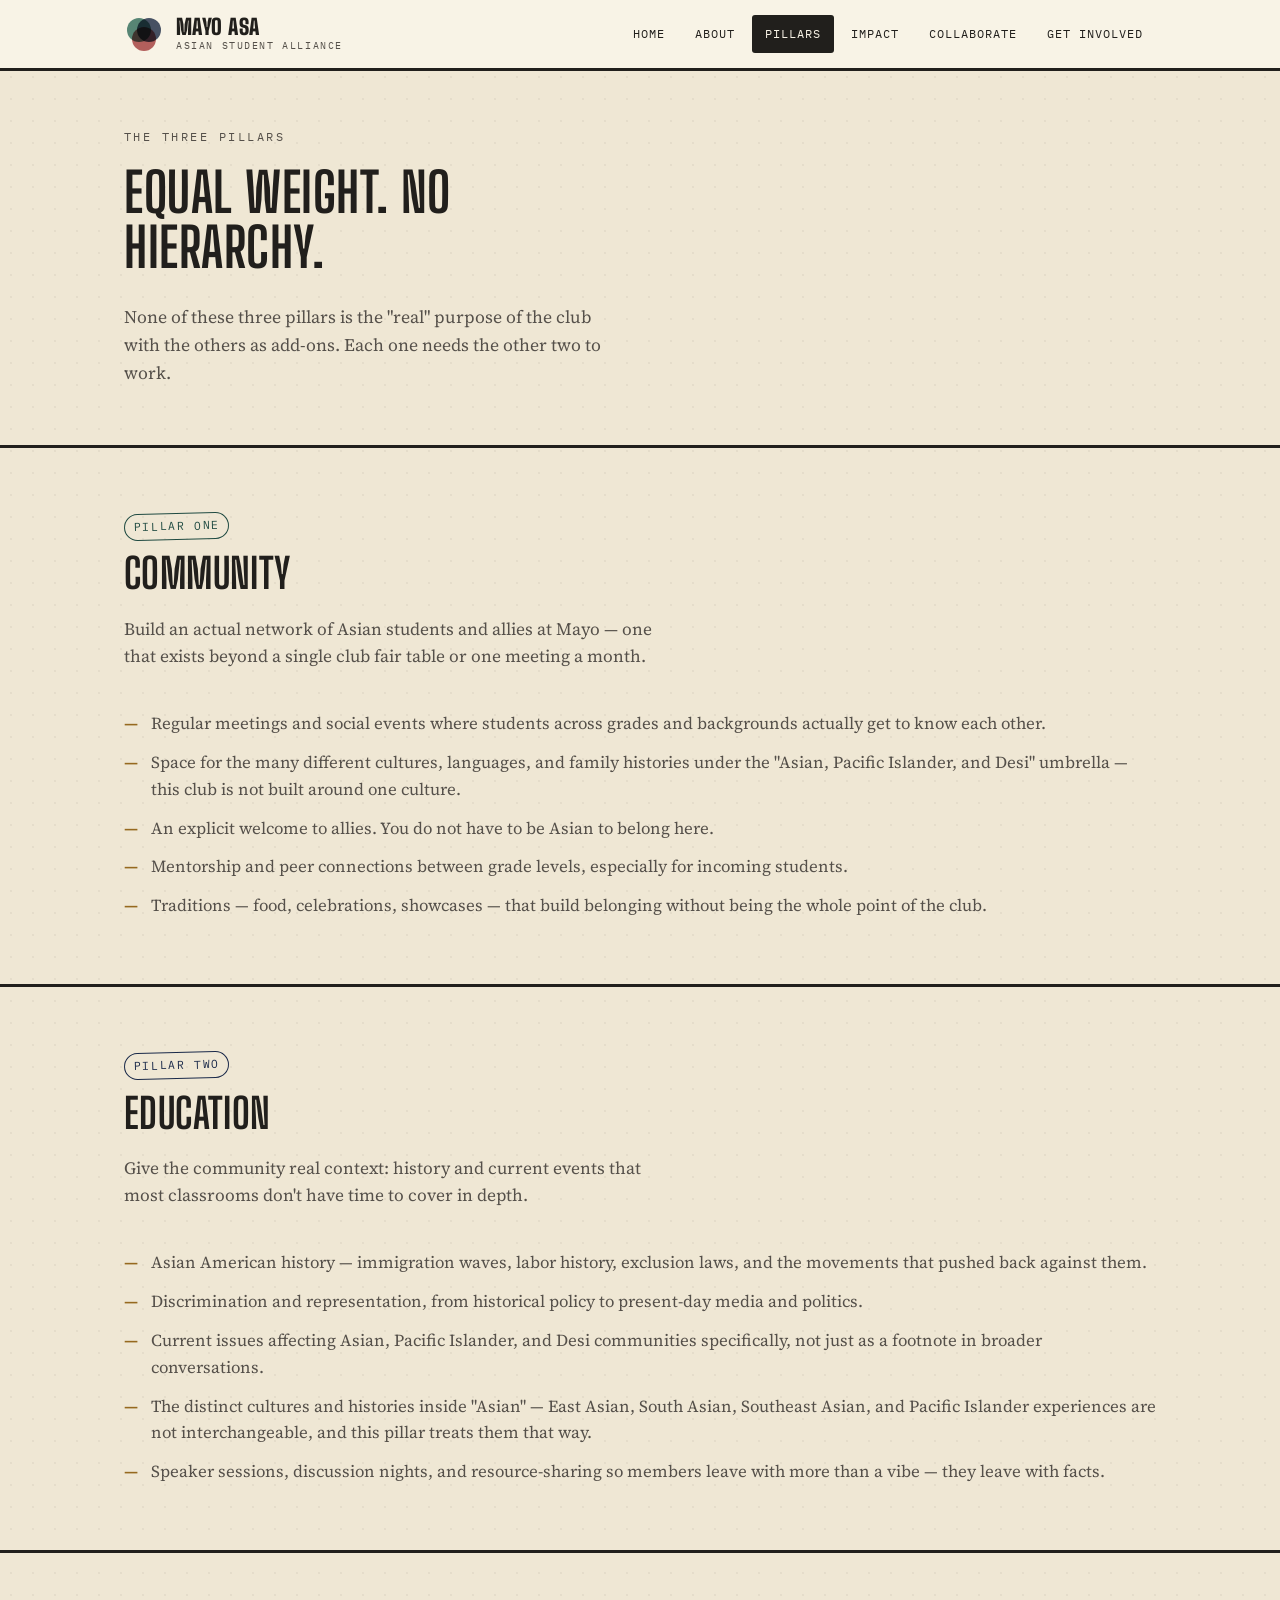
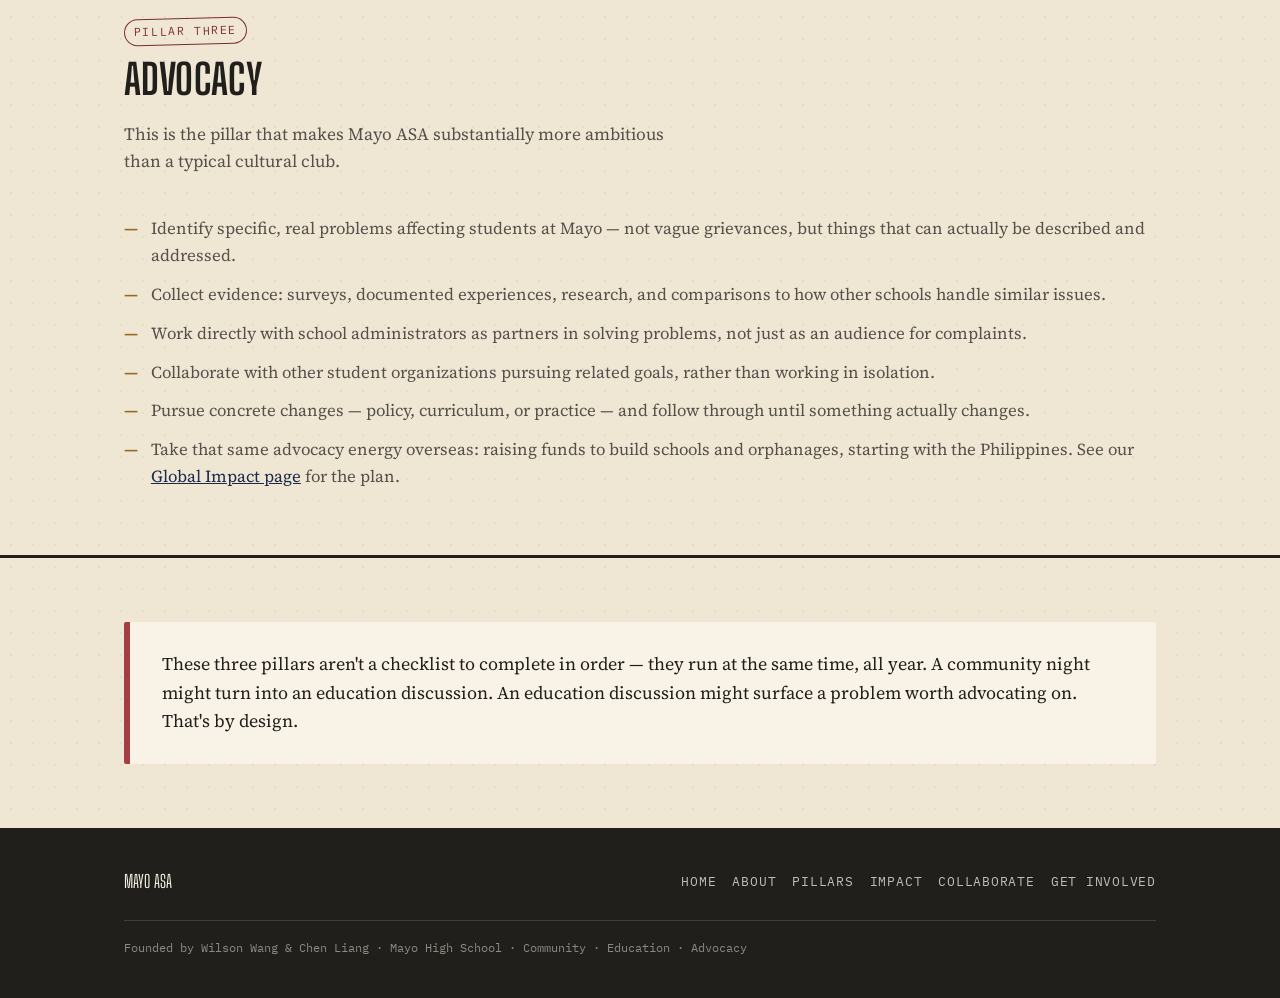
<file: pillars.html>
<!DOCTYPE html>
<html lang="en">
<head>
<meta charset="UTF-8">
<meta name="viewport" content="width=device-width, initial-scale=1.0">
<title>Pillars — Mayo ASA</title>
<meta name="description" content="Community, Education, and Advocacy — the three equal pillars of Mayo ASA, explained.">
<link rel="preconnect" href="https://fonts.googleapis.com">
<link rel="preconnect" href="https://fonts.gstatic.com" crossorigin>
<link href="https://fonts.googleapis.com/css2?family=Big+Shoulders+Display:wght@600;700;900&family=Source+Serif+4:ital,wght@0,400;0,600;1,400&family=IBM+Plex+Mono:wght@400;500&display=swap" rel="stylesheet">
<link rel="stylesheet" href="style.css">
</head>
<body>

<header class="masthead">
  <div class="masthead-bar">
    <a class="brand" href="index.html">
      <svg class="brand-mark" viewBox="0 0 40 40" aria-hidden="true">
        <circle cx="15" cy="16" r="12" class="circle-jade" fill-opacity="0.8" style="mix-blend-mode:multiply"/>
        <circle cx="25" cy="16" r="12" class="circle-navy" fill-opacity="0.8" style="mix-blend-mode:multiply"/>
        <circle cx="20" cy="25" r="12" class="circle-brick" fill-opacity="0.8" style="mix-blend-mode:multiply"/>
      </svg>
      <span class="brand-text">
        <span class="brand-name">Mayo ASA</span>
        <span class="brand-sub">Asian Student Alliance</span>
      </span>
    </a>
    <button class="nav-toggle" aria-label="Toggle navigation" aria-expanded="false">
      <span></span>
    </button>
    <nav class="site-nav" aria-label="Primary">
      <ul>
        <li><a href="index.html">Home</a></li>
        <li><a href="about.html">About</a></li>
        <li><a href="pillars.html" aria-current="page">Pillars</a></li>
        <li><a href="impact.html">Impact</a></li>
        <li><a href="collaborate.html">Collaborate</a></li>
        <li><a href="get-involved.html">Get Involved</a></li>
      </ul>
    </nav>
  </div>
</header>

<main>

  <section class="page-hero">
    <div class="wrap">
      <p class="hero-kicker">The Three Pillars</p>
      <h1>Equal weight. No hierarchy.</h1>
      <p class="hero-lede">None of these three pillars is the "real" purpose of the club with the others as add-ons. Each one needs the other two to work.</p>
    </div>
  </section>

  <section class="section reveal" id="community">
    <div class="wrap">
      <div class="section-head">
        <span class="stamp stamp--community">Pillar One</span>
        <h2>Community</h2>
        <p>Build an actual network of Asian students and allies at Mayo — one that exists beyond a single club fair table or one meeting a month.</p>
      </div>
      <ul class="check-list">
        <li>Regular meetings and social events where students across grades and backgrounds actually get to know each other.</li>
        <li>Space for the many different cultures, languages, and family histories under the "Asian, Pacific Islander, and Desi" umbrella — this club is not built around one culture.</li>
        <li>An explicit welcome to allies. You do not have to be Asian to belong here.</li>
        <li>Mentorship and peer connections between grade levels, especially for incoming students.</li>
        <li>Traditions — food, celebrations, showcases — that build belonging without being the whole point of the club.</li>
      </ul>
    </div>
  </section>

  <section class="section reveal" id="education">
    <div class="wrap">
      <div class="section-head">
        <span class="stamp stamp--education">Pillar Two</span>
        <h2>Education</h2>
        <p>Give the community real context: history and current events that most classrooms don't have time to cover in depth.</p>
      </div>
      <ul class="check-list">
        <li>Asian American history — immigration waves, labor history, exclusion laws, and the movements that pushed back against them.</li>
        <li>Discrimination and representation, from historical policy to present-day media and politics.</li>
        <li>Current issues affecting Asian, Pacific Islander, and Desi communities specifically, not just as a footnote in broader conversations.</li>
        <li>The distinct cultures and histories inside "Asian" — East Asian, South Asian, Southeast Asian, and Pacific Islander experiences are not interchangeable, and this pillar treats them that way.</li>
        <li>Speaker sessions, discussion nights, and resource-sharing so members leave with more than a vibe — they leave with facts.</li>
      </ul>
    </div>
  </section>

  <section class="section reveal" id="advocacy">
    <div class="wrap">
      <div class="section-head">
        <span class="stamp stamp--advocacy">Pillar Three</span>
        <h2>Advocacy</h2>
        <p>This is the pillar that makes Mayo ASA substantially more ambitious than a typical cultural club.</p>
      </div>
      <ul class="check-list">
        <li>Identify specific, real problems affecting students at Mayo — not vague grievances, but things that can actually be described and addressed.</li>
        <li>Collect evidence: surveys, documented experiences, research, and comparisons to how other schools handle similar issues.</li>
        <li>Work directly with school administrators as partners in solving problems, not just as an audience for complaints.</li>
        <li>Collaborate with other student organizations pursuing related goals, rather than working in isolation.</li>
        <li>Pursue concrete changes — policy, curriculum, or practice — and follow through until something actually changes.</li>
        <li>Take that same advocacy energy overseas: raising funds to build schools and orphanages, starting with the Philippines. See our <a href="impact.html">Global Impact page</a> for the plan.</li>
      </ul>
    </div>
  </section>

  <section class="section reveal" style="border-bottom:none;">
    <div class="wrap">
      <div class="callout">
        <p>These three pillars aren't a checklist to complete in order — they run at the same time, all year. A community night might turn into an education discussion. An education discussion might surface a problem worth advocating on. That's by design.</p>
      </div>
    </div>
  </section>

</main>

<footer class="site-footer">
  <div class="wrap">
    <div class="footer-grid">
      <span class="footer-brand">Mayo ASA</span>
      <nav class="footer-nav" aria-label="Footer">
        <ul>
          <li><a href="index.html">Home</a></li>
          <li><a href="about.html">About</a></li>
          <li><a href="pillars.html">Pillars</a></li>
          <li><a href="impact.html">Impact</a></li>
          <li><a href="collaborate.html">Collaborate</a></li>
          <li><a href="get-involved.html">Get Involved</a></li>
        </ul>
      </nav>
    </div>
    <p class="footer-fine">Founded by Wilson Wang &amp; Chen Liang · Mayo High School · Community · Education · Advocacy</p>
  </div>
</footer>

<script src="script.js"></script>
</body>
</html>
</file>
<file: style.css>
/* ==========================================================================
   Mayo ASA — stylesheet
   Design concept: a community bulletin board / coalition noticeboard.
   Pinned flyers, stamped tags, three overlapping rings for the three
   equal, intersecting pillars: Community, Education, Advocacy.
   ========================================================================== */

:root {
  /* -- color: paper + ink + three pillar colors + one shared accent -- */
  --paper: #efe7d4;
  --paper-light: #f8f3e6;
  --ink: #211f1c;
  --ink-soft: #55504a;
  --line: rgba(33, 31, 28, 0.16);

  --navy: #1b2a4a;      /* Education */
  --navy-dark: #101a30;
  --jade: #2f6f62;      /* Community */
  --jade-dark: #204b42;
  --brick: #a63d40;     /* Advocacy */
  --brick-dark: #7c2c2f;
  --gold: #c1892f;      /* shared accent / stamp ink */
  --gold-dark: #96691f;

  --radius-card: 2px;
  --shadow-pin: 0 10px 24px -12px rgba(33, 31, 28, 0.45);
  --shadow-pin-hover: 0 18px 30px -12px rgba(33, 31, 28, 0.55);

  --font-display: "Big Shoulders Display", "Arial Narrow", sans-serif;
  --font-body: "Source Serif 4", Georgia, "Times New Roman", serif;
  --font-mono: "IBM Plex Mono", "Courier New", monospace;
}

* { box-sizing: border-box; }
html { scroll-behavior: smooth; }

@media (prefers-reduced-motion: reduce) {
  html { scroll-behavior: auto; }
  *, *::before, *::after {
    animation-duration: 0.001ms !important;
    animation-iteration-count: 1 !important;
    transition-duration: 0.001ms !important;
    scroll-behavior: auto !important;
  }
}

body {
  margin: 0;
  background-color: var(--paper);
  background-image:
    radial-gradient(rgba(33,31,28,0.05) 1px, transparent 1px);
  background-size: 22px 22px;
  color: var(--ink);
  font-family: var(--font-body);
  font-size: 1.05rem;
  line-height: 1.6;
}

h1, h2, h3, h4 {
  font-family: var(--font-display);
  font-weight: 700;
  letter-spacing: 0.01em;
  line-height: 1.02;
  margin: 0 0 0.5em;
  text-transform: uppercase;
}

p { margin: 0 0 1em; }
a { color: var(--navy); }
a:focus-visible, button:focus-visible, .nav-toggle:focus-visible {
  outline: 3px solid var(--gold);
  outline-offset: 3px;
}

img, svg { max-width: 100%; display: block; }

.wrap {
  max-width: 1080px;
  margin: 0 auto;
  padding: 0 24px;
}

/* -------------------------------- eyebrow / stamp tags ------------------ */
.stamp {
  display: inline-flex;
  align-items: center;
  gap: 0.4em;
  font-family: var(--font-mono);
  font-size: 0.72rem;
  letter-spacing: 0.14em;
  text-transform: uppercase;
  padding: 0.3em 0.75em;
  border: 1.5px solid currentColor;
  border-radius: 999px;
  transform: rotate(-1.5deg);
  white-space: nowrap;
}
.stamp--community { color: var(--jade-dark); }
.stamp--education { color: var(--navy); }
.stamp--advocacy { color: var(--brick-dark); }
.stamp--gold { color: var(--gold-dark); }

/* ------------------------------------ masthead / nav --------------------- */
.masthead {
  border-bottom: 3px solid var(--ink);
  background: var(--paper-light);
  position: sticky;
  top: 0;
  z-index: 40;
}
.masthead-bar {
  display: flex;
  align-items: center;
  justify-content: space-between;
  padding: 14px 24px;
  max-width: 1080px;
  margin: 0 auto;
  gap: 16px;
}
.brand {
  display: flex;
  align-items: center;
  gap: 12px;
  text-decoration: none;
  color: var(--ink);
}
.brand-mark { width: 40px; height: 40px; flex: none; }
.brand-text { line-height: 1; }
.brand-name {
  font-family: var(--font-display);
  font-weight: 900;
  font-size: 1.35rem;
  letter-spacing: 0.02em;
  text-transform: uppercase;
}
.brand-sub {
  display: block;
  font-family: var(--font-mono);
  font-size: 0.62rem;
  letter-spacing: 0.16em;
  text-transform: uppercase;
  color: var(--ink-soft);
  margin-top: 2px;
}

.nav-toggle {
  display: none;
  background: none;
  border: 2px solid var(--ink);
  border-radius: 4px;
  padding: 8px 10px;
  cursor: pointer;
}
.nav-toggle span,
.nav-toggle span::before,
.nav-toggle span::after {
  display: block;
  width: 20px;
  height: 2px;
  background: var(--ink);
  position: relative;
  transition: transform 0.2s ease;
}
.nav-toggle span::before,
.nav-toggle span::after { content: ""; position: absolute; }
.nav-toggle span::before { top: -6px; }
.nav-toggle span::after { top: 6px; }

.site-nav ul {
  list-style: none;
  display: flex;
  gap: 4px;
  margin: 0;
  padding: 0;
}
.site-nav a {
  display: inline-block;
  font-family: var(--font-mono);
  font-size: 0.78rem;
  letter-spacing: 0.08em;
  text-transform: uppercase;
  text-decoration: none;
  color: var(--ink);
  padding: 8px 12px;
  border: 1px solid transparent;
  border-radius: 3px;
}
.site-nav a:hover { border-color: var(--line); background: var(--paper); }
.site-nav a[aria-current="page"] {
  background: var(--ink);
  color: var(--paper-light);
}

/* --------------------------------------- hero ---------------------------- */
.hero {
  padding: 72px 0 56px;
  border-bottom: 3px solid var(--ink);
}
.hero-kicker {
  font-family: var(--font-mono);
  font-size: 0.78rem;
  letter-spacing: 0.2em;
  text-transform: uppercase;
  color: var(--ink-soft);
  margin-bottom: 18px;
}
.hero h1 {
  font-size: clamp(2.6rem, 6vw, 4.6rem);
  max-width: 15ch;
  margin-bottom: 0.3em;
}
.hero h1 em {
  font-style: normal;
  background: linear-gradient(transparent 62%, var(--gold) 62%);
}
.hero-lede {
  font-size: 1.2rem;
  max-width: 56ch;
  color: var(--ink-soft);
}
.hero-actions {
  display: flex;
  flex-wrap: wrap;
  gap: 14px;
  margin-top: 28px;
}

.page-hero {
  padding: 56px 0 40px;
  border-bottom: 3px solid var(--ink);
}
.page-hero h1 { font-size: clamp(2.2rem, 5vw, 3.4rem); max-width: 20ch; }
.page-hero .hero-lede { font-size: 1.1rem; }

/* --------------------------------------- buttons -------------------------- */
.btn {
  display: inline-flex;
  align-items: center;
  gap: 0.5em;
  font-family: var(--font-mono);
  font-size: 0.82rem;
  letter-spacing: 0.06em;
  text-transform: uppercase;
  text-decoration: none;
  padding: 13px 22px;
  border-radius: 3px;
  border: 2px solid var(--ink);
  transition: transform 0.15s ease, box-shadow 0.15s ease;
}
.btn-primary { background: var(--ink); color: var(--paper-light); }
.btn-primary:hover { transform: translateY(-2px); box-shadow: var(--shadow-pin); }
.btn-ghost { background: transparent; color: var(--ink); }
.btn-ghost:hover { background: var(--paper); }

/* --------------------------------------- ring diagram --------------------- */
.rings-section { padding: 56px 0; border-bottom: 3px solid var(--ink); }
.rings-grid {
  display: grid;
  grid-template-columns: minmax(260px, 420px) 1fr;
  gap: 48px;
  align-items: center;
}
.rings-caption h2 { font-size: 1.9rem; margin-bottom: 0.4em; }
.rings-caption p { color: var(--ink-soft); max-width: 48ch; }
.ring-label {
  font-family: var(--font-mono);
  font-size: 0.9rem;
  font-weight: 500;
}
.ring-center { font-family: var(--font-display); font-weight: 900; }
.ring-text-paper { fill: var(--paper-light); }
.circle-jade { fill: var(--jade); }
.circle-navy { fill: var(--navy); }
.circle-brick { fill: var(--brick); }

/* --------------------------------------- section shell --------------------- */
.section { padding: 64px 0; border-bottom: 3px solid var(--ink); }
.section:last-of-type { border-bottom: none; }
.section-head { max-width: 60ch; margin-bottom: 40px; }
.section-head h2 { font-size: clamp(1.8rem, 3.4vw, 2.6rem); margin-top: 0.3em; }
.section-head p { color: var(--ink-soft); font-size: 1.08rem; }
.section--dark {
  background: var(--ink);
  color: var(--paper-light);
}
.section--dark .section-head p { color: rgba(248,243,230,0.75); }

/* --------------------------------------- pinned cards ---------------------- */
.pin-grid {
  display: grid;
  grid-template-columns: repeat(auto-fit, minmax(260px, 1fr));
  gap: 28px;
}
.pin-card {
  position: relative;
  background: var(--paper-light);
  border: 1px solid var(--line);
  border-radius: var(--radius-card);
  padding: 28px 24px 24px;
  box-shadow: var(--shadow-pin);
  transform: rotate(var(--tilt, -1deg));
  transition: transform 0.25s ease, box-shadow 0.25s ease;
}
.pin-card:nth-child(3n+1) { --tilt: -1.4deg; }
.pin-card:nth-child(3n+2) { --tilt: 0.9deg; }
.pin-card:nth-child(3n+3) { --tilt: -0.5deg; }
.pin-card:hover { transform: rotate(0deg) translateY(-4px); box-shadow: var(--shadow-pin-hover); }
.pin-card::before {
  content: "";
  position: absolute;
  top: -10px;
  left: 50%;
  width: 64px;
  height: 22px;
  background: var(--gold);
  opacity: 0.55;
  transform: translateX(-50%) rotate(-2deg);
}
.pin-card h3 {
  font-size: 1.3rem;
  margin-bottom: 0.5em;
}
.pin-card p { color: var(--ink-soft); font-size: 0.98rem; margin-bottom: 0.8em; }
.pin-card .stamp { margin-bottom: 12px; }

.pin-card--community::before { background: var(--jade); }
.pin-card--education::before { background: var(--navy); }
.pin-card--advocacy::before { background: var(--brick); }
.pin-card--global::before { background: var(--gold); }
.stamp--global { color: var(--gold-dark); }

/* --------------------------------------- pull quote ------------------------ */
.quote-section { padding: 56px 0; border-bottom: 3px solid var(--ink); }
.pull-quote {
  position: relative;
  max-width: 66ch;
  margin: 0 auto;
  padding: 10px 0 10px 46px;
}
.pull-quote::before {
  content: "\201C";
  position: absolute;
  left: -8px;
  top: -30px;
  font-family: var(--font-display);
  font-weight: 900;
  font-size: 5.5rem;
  color: var(--gold);
  opacity: 0.5;
  line-height: 1;
}
.pull-quote p {
  font-size: 1.28rem;
  font-style: italic;
  color: var(--ink);
  line-height: 1.55;
  margin-bottom: 0;
}
.pull-quote-cite {
  display: block;
  margin-top: 18px;
  font-family: var(--font-mono);
  font-size: 0.76rem;
  letter-spacing: 0.08em;
  text-transform: uppercase;
  color: var(--ink-soft);
  font-style: normal;
}

/* --------------------------------------- founder cards --------------------- */
.founders-grid {
  display: grid;
  grid-template-columns: repeat(auto-fit, minmax(280px, 1fr));
  gap: 28px;
}
.founder-card {
  display: flex;
  gap: 18px;
  align-items: flex-start;
  background: var(--paper-light);
  border: 1px solid var(--line);
  padding: 24px;
  border-radius: var(--radius-card);
  box-shadow: var(--shadow-pin);
}
.founder-avatar {
  flex: none;
  width: 64px;
  height: 64px;
  border-radius: 50%;
  display: flex;
  align-items: center;
  justify-content: center;
  font-family: var(--font-display);
  font-size: 1.3rem;
  color: var(--paper-light);
  background: var(--navy);
}
.founder-card:nth-child(2) .founder-avatar { background: var(--brick); }
.founder-name { font-family: var(--font-display); font-size: 1.15rem; text-transform: uppercase; margin-bottom: 2px; }
.founder-role {
  font-family: var(--font-mono);
  font-size: 0.72rem;
  letter-spacing: 0.1em;
  text-transform: uppercase;
  color: var(--ink-soft);
  display: block;
  margin-bottom: 8px;
}
.founder-card p { font-size: 0.96rem; color: var(--ink-soft); margin: 0; }

/* --------------------------------------- callout / pull-note --------------- */
.callout {
  border-left: 6px solid var(--brick);
  background: var(--paper-light);
  padding: 28px 32px;
  border-radius: var(--radius-card);
}
.callout p { font-size: 1.12rem; margin-bottom: 0.8em; }
.callout p:last-child { margin-bottom: 0; }
.callout strong { color: var(--brick-dark); }

/* --------------------------------------- list styles ------------------------ */
.check-list, .plain-list { list-style: none; margin: 0; padding: 0; display: grid; gap: 12px; }
.check-list li, .plain-list li {
  padding-left: 1.6em;
  position: relative;
  color: var(--ink-soft);
}
.check-list li::before {
  content: "—";
  position: absolute;
  left: 0;
  color: var(--gold-dark);
  font-weight: 700;
}

/* --------------------------------------- topic tag cloud -------------------- */
.tag-board {
  display: flex;
  flex-wrap: wrap;
  gap: 14px;
}
.tag-pin {
  font-family: var(--font-mono);
  font-size: 0.85rem;
  padding: 10px 16px;
  background: var(--paper-light);
  border: 1.5px dashed var(--line);
  border-radius: 3px;
  color: var(--ink);
  transform: rotate(var(--tilt, 0deg));
  box-shadow: var(--shadow-pin);
}
.tag-pin:nth-child(4n+1) { --tilt: -1.2deg; }
.tag-pin:nth-child(4n+2) { --tilt: 0.8deg; }
.tag-pin:nth-child(4n+3) { --tilt: -0.4deg; }
.tag-pin:nth-child(4n+4) { --tilt: 1.1deg; }

/* --------------------------------------- partner strip --------------------- */
.partner-grid {
  display: grid;
  grid-template-columns: repeat(auto-fit, minmax(220px, 1fr));
  gap: 20px;
}
.partner-card {
  border: 1px solid rgba(248,243,230,0.25);
  padding: 20px;
  border-radius: var(--radius-card);
}
.partner-card h3 { font-size: 1.05rem; margin-bottom: 6px; }
.partner-card p { color: rgba(248,243,230,0.72); font-size: 0.92rem; margin: 0; }

/* --------------------------------------- FAQ ------------------------------- */
.faq-item { border-bottom: 1px solid var(--line); padding: 18px 0; }
.faq-item summary {
  cursor: pointer;
  font-family: var(--font-display);
  font-size: 1.1rem;
  text-transform: uppercase;
  list-style: none;
}
.faq-item summary::-webkit-details-marker { display: none; }
.faq-item summary::before { content: "+ "; color: var(--gold-dark); }
.faq-item[open] summary::before { content: "\2212 "; }
.faq-item p { margin-top: 10px; color: var(--ink-soft); }

/* --------------------------------------- contact card ---------------------- */
.contact-card {
  background: var(--paper-light);
  border: 1px solid var(--line);
  padding: 32px;
  border-radius: var(--radius-card);
  box-shadow: var(--shadow-pin);
}
.contact-card dl { display: grid; grid-template-columns: auto 1fr; gap: 10px 18px; margin: 0; }
.contact-card dt {
  font-family: var(--font-mono);
  font-size: 0.75rem;
  letter-spacing: 0.08em;
  text-transform: uppercase;
  color: var(--ink-soft);
}
.contact-card dd { margin: 0; }
.editnote {
  font-family: var(--font-mono);
  font-size: 0.72rem;
  color: var(--gold-dark);
  border: 1px dashed var(--gold-dark);
  padding: 3px 8px;
  border-radius: 3px;
  margin-left: 6px;
  white-space: nowrap;
}

/* --------------------------------------- footer ---------------------------- */
.site-footer {
  background: var(--ink);
  color: rgba(248,243,230,0.75);
  padding: 40px 0 28px;
}
.footer-grid {
  display: flex;
  flex-wrap: wrap;
  justify-content: space-between;
  gap: 24px;
  margin-bottom: 24px;
}
.footer-brand { font-family: var(--font-display); text-transform: uppercase; color: var(--paper-light); font-size: 1.1rem; }
.footer-nav ul { list-style: none; display: flex; flex-wrap: wrap; gap: 16px; margin: 0; padding: 0; }
.footer-nav a { color: rgba(248,243,230,0.75); text-decoration: none; font-family: var(--font-mono); font-size: 0.8rem; text-transform: uppercase; letter-spacing: 0.06em; }
.footer-nav a:hover { color: var(--paper-light); }
.footer-fine { font-family: var(--font-mono); font-size: 0.74rem; color: rgba(248,243,230,0.5); border-top: 1px solid rgba(248,243,230,0.15); padding-top: 18px; }

/* --------------------------------------- reveal-on-scroll ------------------ */
.reveal { opacity: 0; transform: translateY(16px); transition: opacity 0.5s ease, transform 0.5s ease; }
.reveal.is-visible { opacity: 1; transform: translateY(0); }

/* --------------------------------------- responsive ------------------------ */
@media (max-width: 760px) {
  .nav-toggle { display: inline-flex; flex-direction: column; gap: 5px; align-items: center; justify-content: center; }
  .site-nav {
    position: absolute;
    top: 100%;
    left: 0;
    right: 0;
    background: var(--paper-light);
    border-bottom: 3px solid var(--ink);
    display: none;
  }
  .site-nav.is-open { display: block; }
  .site-nav ul { flex-direction: column; padding: 8px 24px 16px; }
  .site-nav a { display: block; padding: 12px 4px; }
  .rings-grid { grid-template-columns: 1fr; }
  .founder-card { flex-direction: column; }
}
</file>
